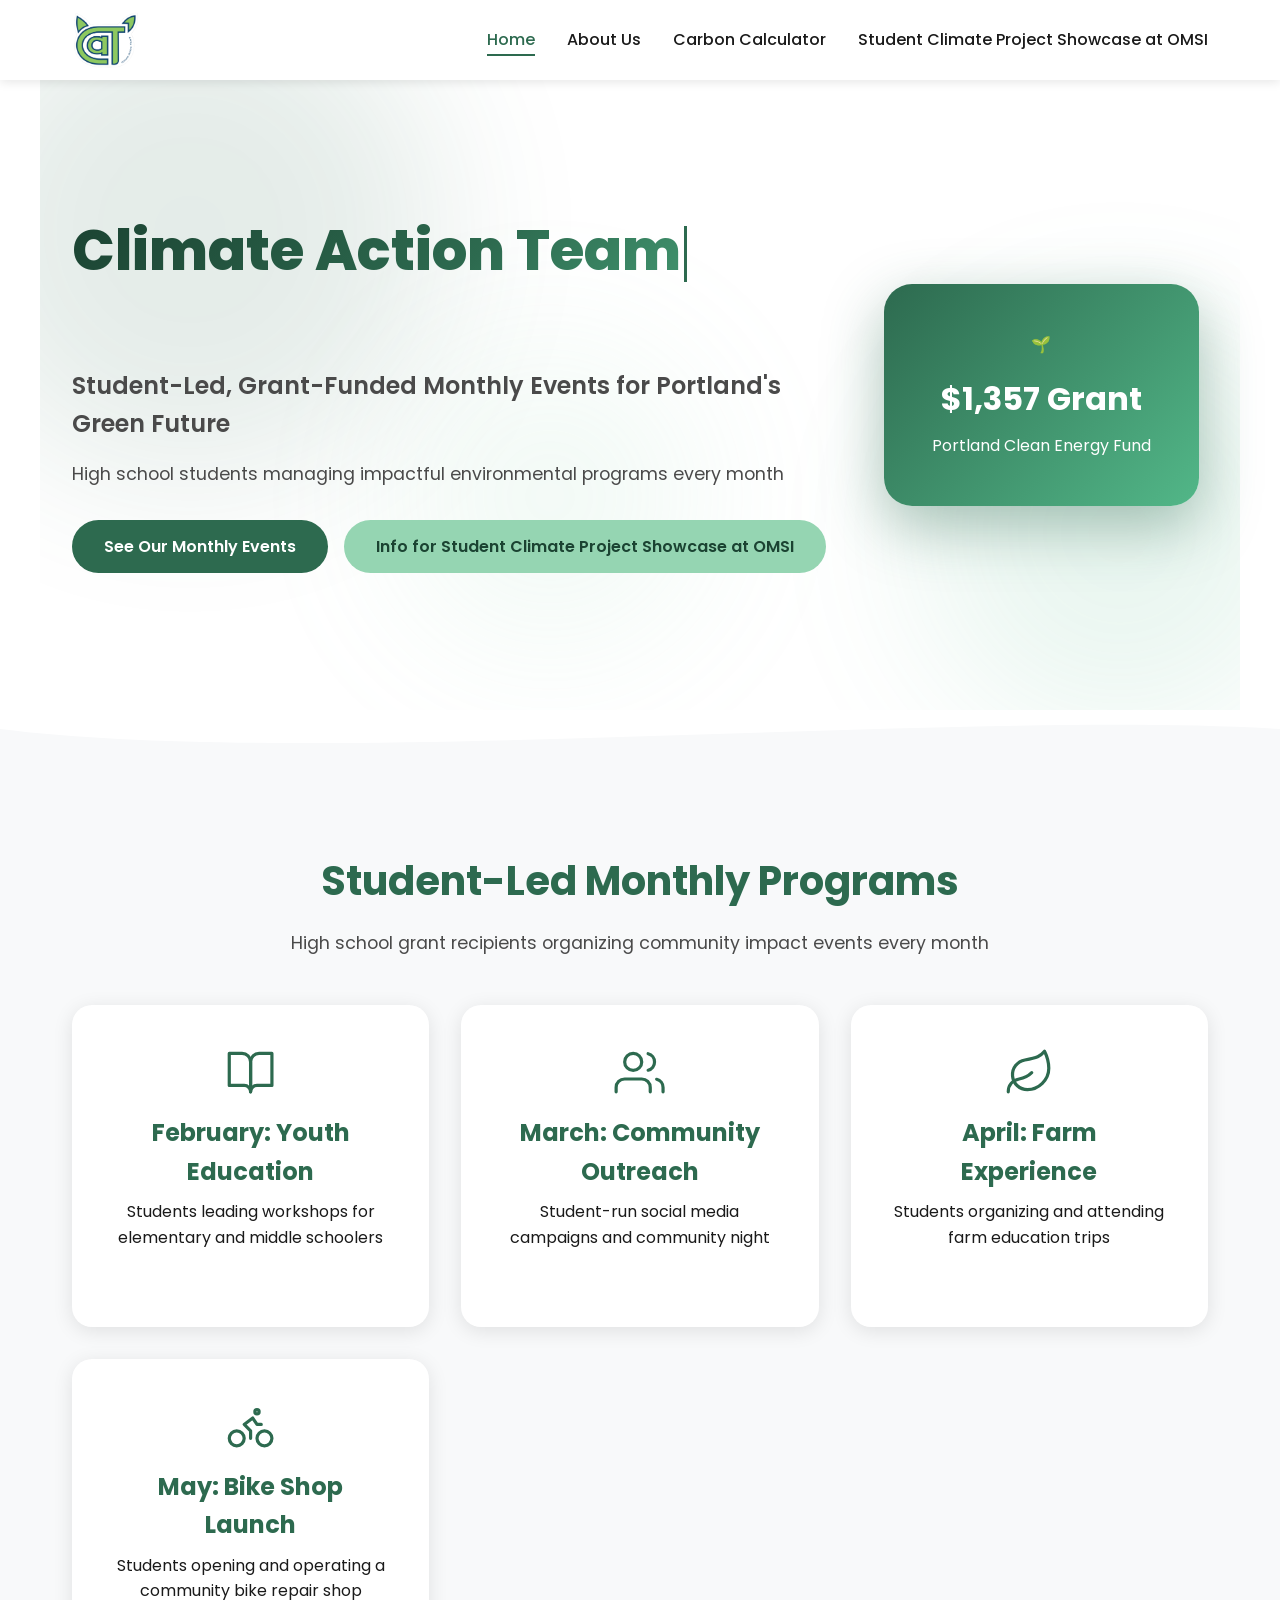
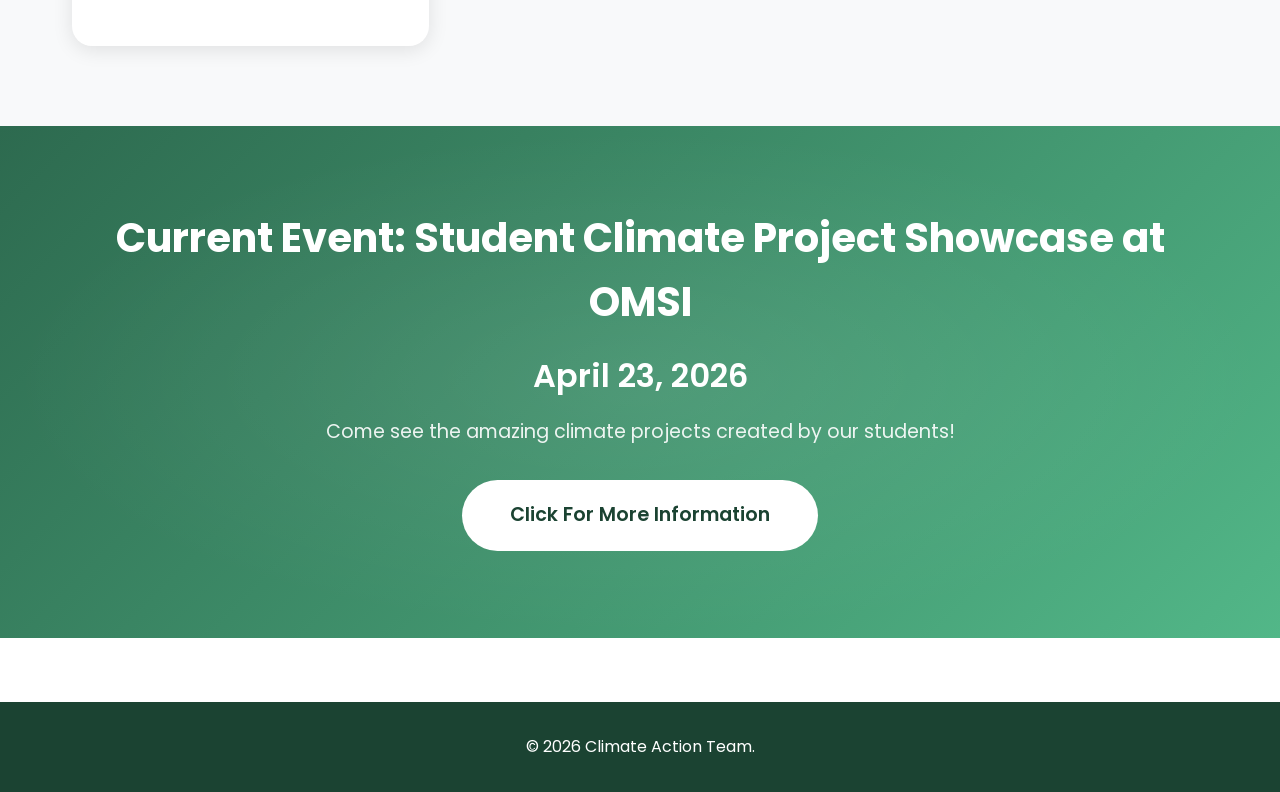
<file: index.html>
<!DOCTYPE html>
<html lang="en">
<head>
  <meta charset="UTF-8">
  <meta name="viewport" content="width=device-width, initial-scale=1.0">

  <!-- Primary SEO -->
  <title>Climate Action Team (CAT) | Official Website</title>
  <meta name="description" content="Climate Action Team (CAT) is a student-led group running grant-funded monthly programs and events to build a greener future in Portland, Oregon.">
  <link rel="canonical" href="https://cat.cateam.me/">

  <!-- Indexing -->
  <meta name="robots" content="index,follow">

  <!-- Open Graph -->
  <meta property="og:type" content="website">
  <meta property="og:site_name" content="Climate Action Team (CAT)">
  <meta property="og:title" content="Climate Action Team (CAT) | Official Website">
  <meta property="og:description" content="Student-led, grant-funded monthly programs and events to build a greener future in Portland, Oregon.">
  <meta property="og:url" content="https://cat.cateam.me/">
  <!-- Optional: add an image once you have a good social sharing image -->
  <meta property="og:image" content="https://cat.cateam.me/assets/images/og-image.png">
  <meta property="og:image:width" content="1200">
  <meta property="og:image:height" content="630">
  <meta property="og:image:alt" content="Climate Action Team (CAT) – Official Website">
  <meta name="twitter:image" content="https://cat.cateam.me/assets/images/og-image.png">

  <!-- Twitter -->
  <meta name="twitter:card" content="summary_large_image">
  <meta name="twitter:title" content="Climate Action Team (CAT) | Official Website">
  <meta name="twitter:description" content="Student-led, grant-funded monthly programs and events to build a greener future in Portland, Oregon.">

  <!-- Favicons / CSS -->
  <link rel="icon" type="image/svg+xml" href="assets/images/favicon.svg">
  <link rel="stylesheet" href="assets/css/styles.css">

  <!-- Schema.org: Organization + WebSite -->
  <script type="application/ld+json">
  {
    "@context": "https://schema.org",
    "@graph": [
      {
        "@type": "Organization",
        "@id": "https://cat.cateam.me/#organization",
        "name": "Climate Action Team",
        "alternateName": "CAT",
        "url": "https://cat.cateam.me/",
        "email": "info@cateam.tech",
        "sameAs": ["https://www.instagram.com/climateactionghs/"]
      },
      {
        "@type": "WebSite",
        "@id": "https://cat.cateam.me/#website",
        "url": "https://cat.cateam.me/",
        "name": "Climate Action Team (CAT)",
        "publisher": { "@id": "https://cat.cateam.me/#organization" }
      }
    ]
  }
  </script>
</head>
<body>
    <nav class="navbar">
        <div class="nav-container">
            <a href="index.html" class="logo">
                <img src="assets/images/Cat Logo.png" alt="Climate Action Team" class="logo-img">
            </a>
            <ul class="nav-menu" id="navMenu">
                <li><a href="index.html" class="active">Home</a></li>
                <li><a href="about.html">About Us</a></li>
                <li><a href="carbon-calculator.html">Carbon Calculator</a></li>
                <li><a href="signup.html">Student Climate Project Showcase at OMSI</a></li>
            </ul>
            <button class="hamburger" id="hamburger" aria-label="Open menu">
                <span></span>
                <span></span>
                <span></span>
            </button>
        </div>
    </nav>

    <!-- Side menu -->
    <div class="side-menu-overlay" id="sideMenuOverlay"></div>
    <div class="side-menu" id="sideMenu">
        <button class="side-menu-close" id="sideMenuClose" aria-label="Close menu">&times;</button>
        <ul class="side-menu-links">
            <li><a href="index.html" class="active">Home</a></li>
            <li><a href="about.html">About Us</a></li>
            <li><a href="carbon-calculator.html">Carbon Calculator</a></li>
            <li><a href="signup.html">Student Climate Project Showcase at OMSI</a></li>
        </ul>
    </div>

    <section class="hero">
        <!-- Animated background blobs contained to hero -->
        <div class="hero-bg">
            <div class="hero-blob hero-blob-1"></div>
            <div class="hero-blob hero-blob-2"></div>
            <div class="hero-blob hero-blob-3"></div>
        </div>
        <div class="hero-content">
            <h1 class="hero-title" id="heroTitle">Climate Action Team</h1>
            <p class="hero-subtitle">Student-Led, Grant-Funded Monthly Events for Portland's Green Future</p>
            <p class="hero-description">High school students managing impactful environmental programs every month</p>
            <div class="hero-buttons">
                <a href="about.html" class="btn btn-primary">See Our Monthly Events</a>
                <a href="signup.html" class="btn btn-secondary">Info for Student Climate Project Showcase at OMSI</a>
            </div>
        </div>
        <div class="hero-image">
            <a href="https://www.pps.net/departments/climate-justice/student-climate-projects" target="_blank" rel="noopener noreferrer" class="floating-card">
                <div class="card-icon">🌱</div>
                <h3 id="grantCounter">$10,000 Grant</h3>
                <p>Portland Clean Energy Fund</p>
            </a>
        </div>
    </section>

    <div class="section-wave">
        <svg xmlns="http://www.w3.org/2000/svg" viewBox="0 0 1440 60" preserveAspectRatio="none">
            <path fill="#f8f9fa" d="M0,20 C360,60 1080,0 1440,20 L1440,60 L0,60 Z"/>
        </svg>
    </div>

    <section class="highlights">
        <div class="container">
            <h2 class="reveal">Student-Led Monthly Programs</h2>
            <p class="section-subtitle reveal">High school grant recipients organizing community impact events every month</p>
            <div class="highlights-grid">
                <div class="highlight-card highlight-card--clickable" id="youthEducationCard" role="button" tabindex="0" aria-haspopup="dialog">
                    <div class="highlight-icon">
                        <svg xmlns="http://www.w3.org/2000/svg" viewBox="0 0 24 24" fill="none" stroke="currentColor" stroke-width="1.5" stroke-linecap="round" stroke-linejoin="round">
                            <path d="M2 3h6a4 4 0 0 1 4 4v14a3 3 0 0 0-3-3H2z"/>
                            <path d="M22 3h-6a4 4 0 0 0-4 4v14a3 3 0 0 1 3-3h7z"/>
                        </svg>
                    </div>
                    <h3>February: Youth Education</h3>
                    <p>Students leading workshops for elementary and middle schoolers</p>
                    <span class="learn-more-hint">Learn more →</span>
                </div>
                <div class="highlight-card highlight-card--clickable" id="communityOutreachCard" role="button" tabindex="0" aria-haspopup="dialog">
                    <div class="highlight-icon">
                        <svg xmlns="http://www.w3.org/2000/svg" viewBox="0 0 24 24" fill="none" stroke="currentColor" stroke-width="1.5" stroke-linecap="round" stroke-linejoin="round">
                            <path d="M17 21v-2a4 4 0 0 0-4-4H5a4 4 0 0 0-4 4v2"/>
                            <circle cx="9" cy="7" r="4"/>
                            <path d="M23 21v-2a4 4 0 0 0-3-3.87"/>
                            <path d="M16 3.13a4 4 0 0 1 0 7.75"/>
                        </svg>
                    </div>
                    <h3>March: Community Outreach</h3>
                    <p>Student-run social media campaigns and community night</p>
                    <span class="learn-more-hint">Learn more →</span>
                </div>
                <div class="highlight-card">
                    <div class="highlight-icon">
                        <svg xmlns="http://www.w3.org/2000/svg" viewBox="0 0 24 24" fill="none" stroke="currentColor" stroke-width="1.5" stroke-linecap="round" stroke-linejoin="round">
                            <path d="M11 20A7 7 0 0 1 9.8 6.1C15.5 5 17 4.48 19 2c1 2 2 4.18 2 8 0 5.5-4.78 10-10 10z"/>
                            <path d="M2 21c0-3 1.85-5.36 5.08-6C9.5 14.52 12 13 13 12"/>
                        </svg>
                    </div>
                    <h3>April: Farm Experience</h3>
                    <p>Students organizing and attending farm education trips</p>
                </div>
                <div class="highlight-card">
                    <div class="highlight-icon">
                        <svg xmlns="http://www.w3.org/2000/svg" viewBox="0 0 24 24" fill="none" stroke="currentColor" stroke-width="1.5" stroke-linecap="round" stroke-linejoin="round">
                            <circle cx="18.5" cy="17.5" r="3.5"/>
                            <circle cx="5.5" cy="17.5" r="3.5"/>
                            <circle cx="15" cy="5" r="1"/>
                            <path d="M12 17.5V14l-3-3 4-3 2 3h2"/>
                        </svg>
                    </div>
                    <h3>May: Bike Shop Launch</h3>
                    <p>Students opening and operating a community bike repair shop</p>
                </div>
            </div>
        </div>
    </section>

    <section class="cta-section">
        <div class="container">
            <h2>Current Event: Student Climate Project Showcase at OMSI</h2>
            <p class="cta-date">April 23, 2026</p>
            <p class="cta-description">Come see the amazing climate projects created by our students!</p>
            <a href="signup.html" class="btn btn-large">Click For More Information</a>
        </div>
    </section>

    <footer>
        <div class="container">
            <p>&copy; 2026 Climate Action Team.</p>
        </div>
    </footer>

    <!-- Youth Education Modal -->
    <div class="modal-overlay" id="youthEducationModal" role="dialog" aria-modal="true" aria-labelledby="modalTitle">
        <div class="modal">
            <div class="modal-header">
                <button class="modal-close" id="modalClose" aria-label="Close">&times;</button>
                <div class="modal-icon">
                    <svg xmlns="http://www.w3.org/2000/svg" viewBox="0 0 24 24" fill="none" stroke="currentColor" stroke-width="1.5" stroke-linecap="round" stroke-linejoin="round">
                        <path d="M2 3h6a4 4 0 0 1 4 4v14a3 3 0 0 0-3-3H2z"/>
                        <path d="M22 3h-6a4 4 0 0 0-4 4v14a3 3 0 0 1 3-3h7z"/>
                    </svg>
                </div>
                <h2 id="modalTitle">February: Youth Education</h2>
            </div>
            <div class="modal-body">
                <p>This branch of the CAT club's goal is to spread climate change awareness to the next generation of community members. We aim to inform and empower kids in middle and elementary schools in our area to make real change. Through the months of March to June, a small team of CAT students will travel to as many Grant feeder schools as possible. We will give an interactive presentation written by our students, for students. The CAT is reaching out as much as we can, but if you would like us to come to your school please let us know at <a href="mailto:pdavis3957@student.pps.net">pdavis3957@student.pps.net</a> or <a href="mailto:info@cateam.tech">info@cateam.tech</a></p>
            </div>
        </div>
    </div>
    <!-- Community Outreach Modal -->
    <div class="modal-overlay" id="communityOutreachModal" role="dialog" aria-modal="true" aria-labelledby="communityOutreachModalTitle">
        <div class="modal">
            <div class="modal-header">
                <button class="modal-close" id="communityOutreachModalClose" aria-label="Close">&times;</button>
                <div class="modal-icon">
                    <svg xmlns="http://www.w3.org/2000/svg" viewBox="0 0 24 24" fill="none" stroke="currentColor" stroke-width="1.5" stroke-linecap="round" stroke-linejoin="round">
                        <path d="M17 21v-2a4 4 0 0 0-4-4H5a4 4 0 0 0-4 4v2"/>
                        <circle cx="9" cy="7" r="4"/>
                        <path d="M23 21v-2a4 4 0 0 0-3-3.87"/>
                        <path d="M16 3.13a4 4 0 0 1 0 7.75"/>
                    </svg>
                </div>
                <h2 id="communityOutreachModalTitle">March: Community Outreach</h2>
            </div>
            <div class="modal-body">
                <p>This branch of the Climate Action Team focuses on the community night and website. We work under the hood, making sure signups and website interaction works smoothly. In addition, we help to make the Community Night enjoyable and informative!</p>
            </div>
        </div>
    </div>
    <script src="assets/js/script.js"></script>
</body>
</html>
</file>
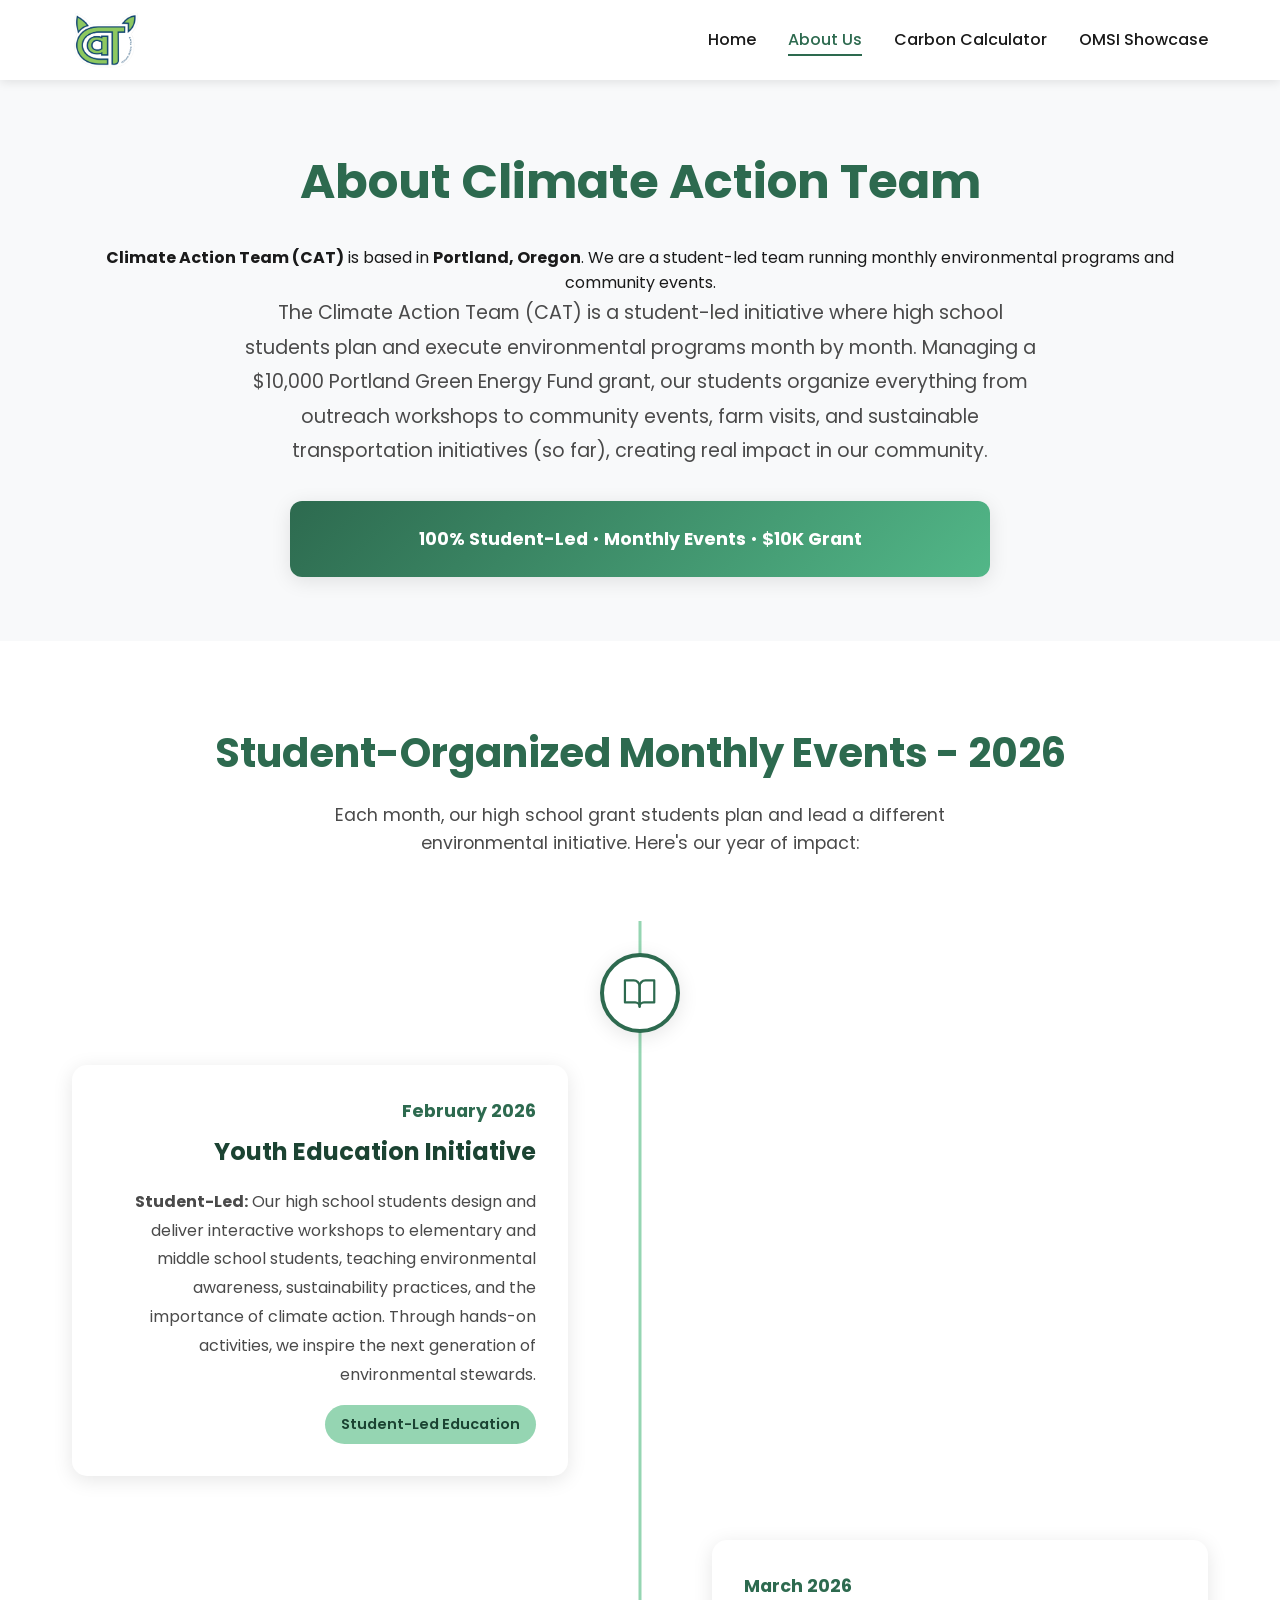
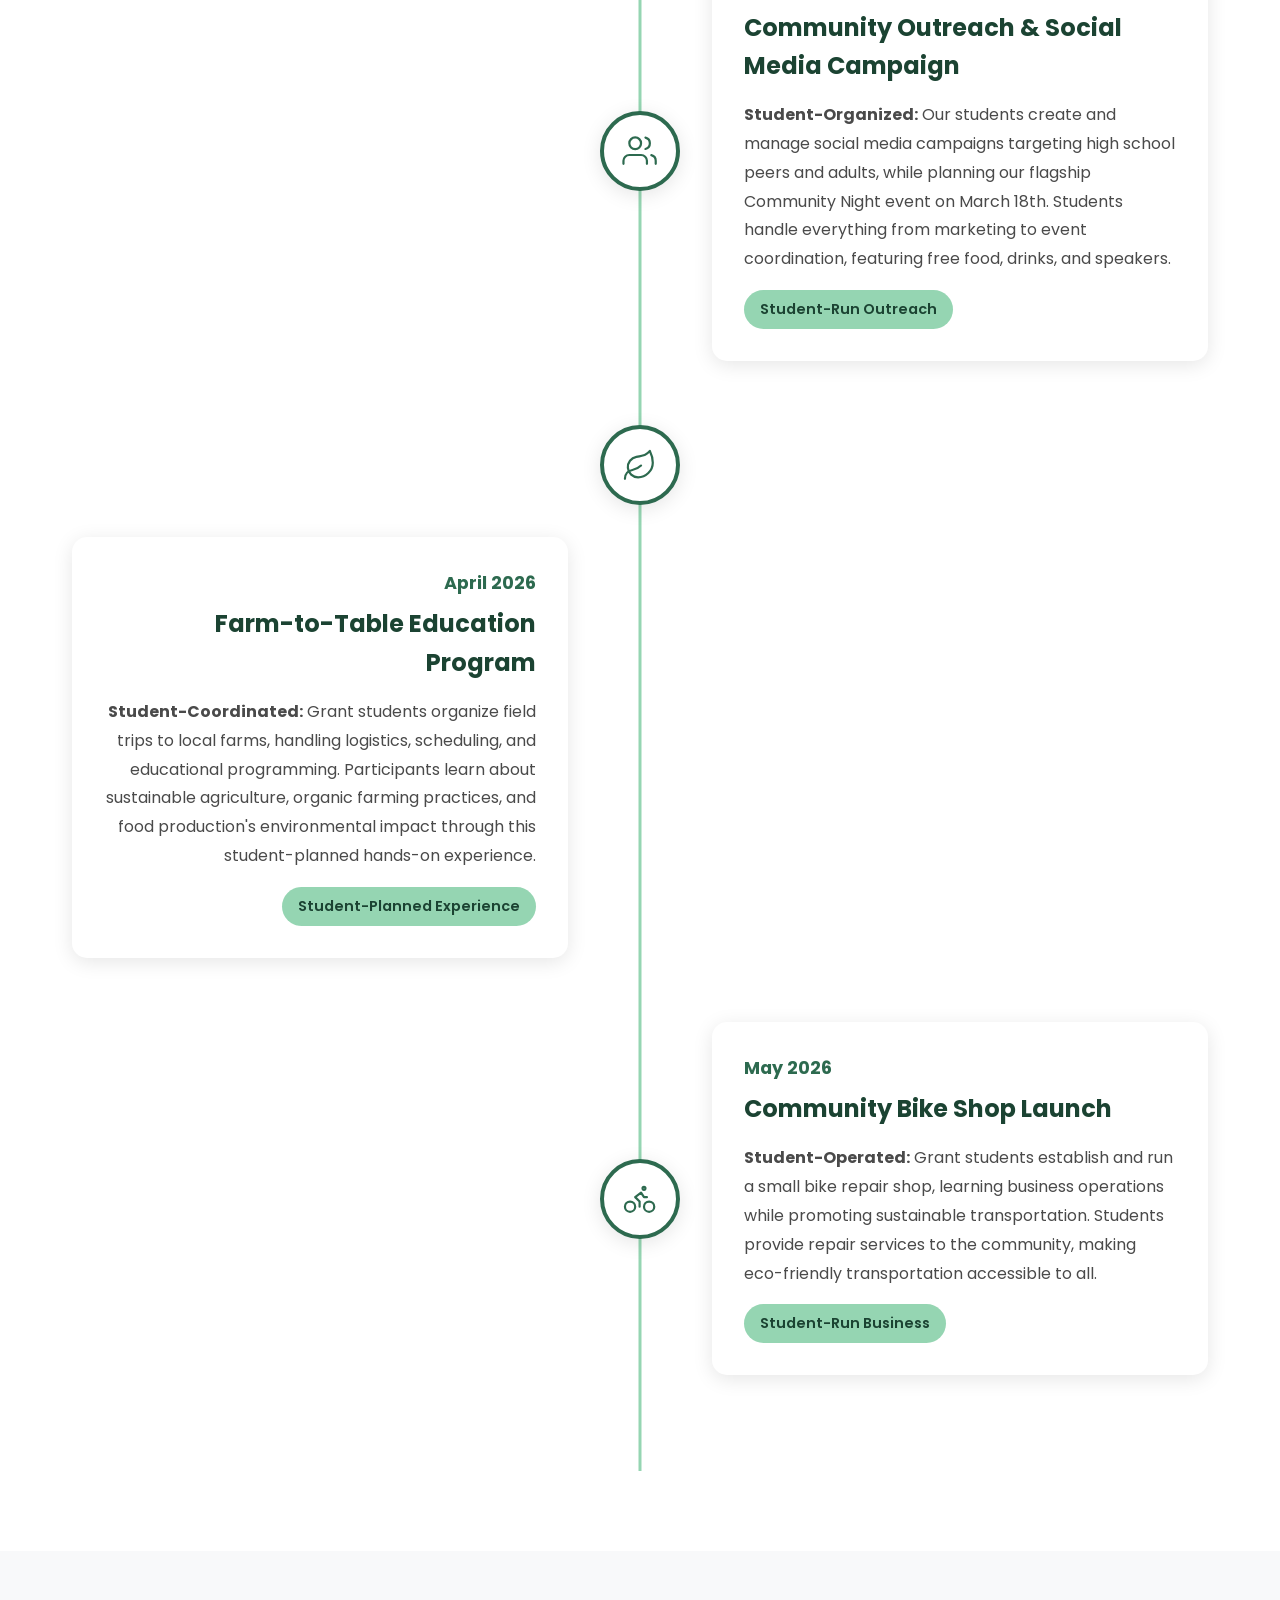
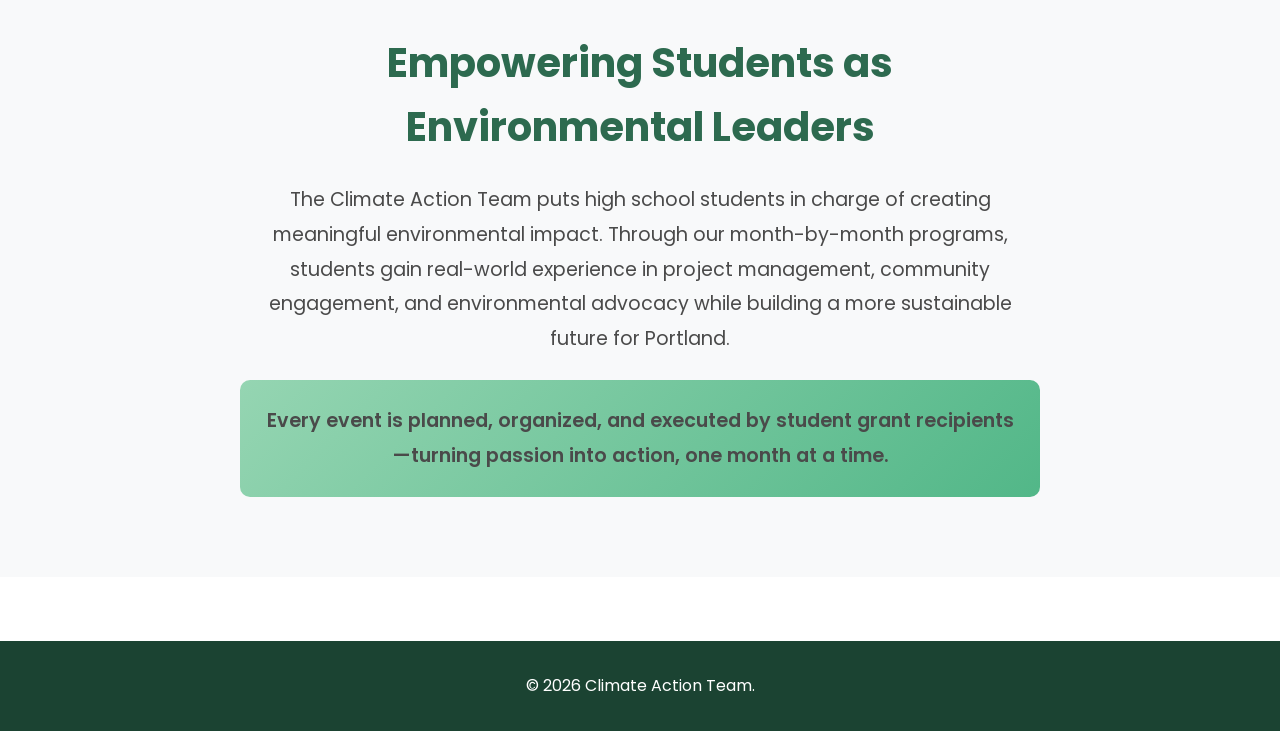
<file: about.html>
<!DOCTYPE html>
<html lang="en">
<head>
  <meta charset="UTF-8">
  <meta name="viewport" content="width=device-width, initial-scale=1.0">

  <title>About Climate Action Team (CAT)</title>
  <meta name="description" content="Learn about Climate Action Team (CAT), a student-led initiative running grant-funded monthly environmental programs and community events in Portland, Oregon.">
  <link rel="canonical" href="https://cat.cateam.me/about.html">

  <meta name="robots" content="index,follow">

  <meta property="og:type" content="article">
  <meta property="og:site_name" content="Climate Action Team (CAT)">
  <meta property="og:title" content="About Climate Action Team (CAT)">
  <meta property="og:description" content="Student-led, grant-funded monthly environmental programs and community events in Portland, Oregon.">
  <meta property="og:url" content="https://cat.cateam.me/about.html">

  <link rel="icon" type="image/svg+xml" href="assets/images/favicon.svg">
  <link rel="stylesheet" href="assets/css/styles.css">
</head>
<body>
    <nav class="navbar">
        <div class="nav-container">
            <a href="index.html" class="logo">
                <img src="assets/images/Cat Logo.png" alt="Climate Action Team" class="logo-img">
            </a>
            <ul class="nav-menu" id="navMenu">
                <li><a href="index.html">Home</a></li>
                <li><a href="about.html" class="active">About Us</a></li>
                <li><a href="carbon-calculator.html">Carbon Calculator</a></li>
                <li><a href="signup.html">OMSI Showcase</a></li>
            </ul>
            <button class="hamburger" id="hamburger" aria-label="Open menu">
                <span></span>
                <span></span>
                <span></span>
            </button>
        </div>
    </nav>

    <!-- Side menu -->
    <div class="side-menu-overlay" id="sideMenuOverlay"></div>
    <div class="side-menu" id="sideMenu">
        <button class="side-menu-close" id="sideMenuClose" aria-label="Close menu">&times;</button>
        <ul class="side-menu-links">
            <li><a href="index.html">Home</a></li>
            <li><a href="about.html" class="active">About Us</a></li>
            <li><a href="carbon-calculator.html">Carbon Calculator</a></li>
            <li><a href="signup.html">OMSI Showcase</a></li>
        </ul>
    </div>

    <section class="about-hero">
        <div class="container">
            <h1>About Climate Action Team</h1>
            <p><strong>Climate Action Team (CAT)</strong> is based in <strong>Portland, Oregon</strong>. We are a student-led team running monthly environmental programs and community events.</p>
            <p class="about-intro">The Climate Action Team (CAT) is a student-led initiative where high school students plan and execute environmental programs month by month. Managing a $10,000 Portland Green Energy Fund grant, our students organize everything from outreach workshops to community events, farm visits, and sustainable transportation initiatives (so far), creating real impact in our community.</p>
            <div class="student-led-badge">
                <strong> 100% Student-Led</strong> • <strong>Monthly Events</strong> • <strong> $10K Grant</strong>
            </div>
        </div>
    </section>

    <section class="timeline-section">
        <div class="container">
            <h2>Student-Organized Monthly Events - 2026</h2>
            <p class="timeline-intro">Each month, our high school grant students plan and lead a different environmental initiative. Here's our year of impact:</p>
            <div class="timeline">
                <div class="timeline-item" data-month="february">
                    <div class="timeline-marker">
                        <div class="timeline-icon">
                            <svg xmlns="http://www.w3.org/2000/svg" viewBox="0 0 24 24" fill="none" stroke="currentColor" stroke-width="1.5" stroke-linecap="round" stroke-linejoin="round">
                                <path d="M2 3h6a4 4 0 0 1 4 4v14a3 3 0 0 0-3-3H2z"/>
                                <path d="M22 3h-6a4 4 0 0 0-4 4v14a3 3 0 0 1 3-3h7z"/>
                            </svg>
                        </div>
                    </div>
                    <div class="timeline-content">
                        <div class="timeline-date">February 2026</div>
                        <h3>Youth Education Initiative</h3>
                        <p><strong>Student-Led:</strong> Our high school students design and deliver interactive workshops to elementary and middle school students, teaching environmental awareness, sustainability practices, and the importance of climate action. Through hands-on activities, we inspire the next generation of environmental stewards.</p>
                        <div class="timeline-tag">Student-Led Education</div>
                    </div>
                </div>

                <div class="timeline-item" data-month="march">
                    <div class="timeline-marker">
                        <div class="timeline-icon">
                            <svg xmlns="http://www.w3.org/2000/svg" viewBox="0 0 24 24" fill="none" stroke="currentColor" stroke-width="1.5" stroke-linecap="round" stroke-linejoin="round">
                                <path d="M17 21v-2a4 4 0 0 0-4-4H5a4 4 0 0 0-4 4v2"/>
                                <circle cx="9" cy="7" r="4"/>
                                <path d="M23 21v-2a4 4 0 0 0-3-3.87"/>
                                <path d="M16 3.13a4 4 0 0 1 0 7.75"/>
                            </svg>
                        </div>
                    </div>
                    <div class="timeline-content">
                        <div class="timeline-date">March 2026</div>
                        <h3>Community Outreach & Social Media Campaign</h3>
                        <p><strong>Student-Organized:</strong> Our students create and manage social media campaigns targeting high school peers and adults, while planning our flagship Community Night event on March 18th. Students handle everything from marketing to event coordination, featuring free food, drinks, and speakers.</p>
                        <div class="timeline-tag">Student-Run Outreach</div>
                    </div>
                </div>

                <div class="timeline-item" data-month="april">
                    <div class="timeline-marker">
                        <div class="timeline-icon">
                            <svg xmlns="http://www.w3.org/2000/svg" viewBox="0 0 24 24" fill="none" stroke="currentColor" stroke-width="1.5" stroke-linecap="round" stroke-linejoin="round">
                                <path d="M11 20A7 7 0 0 1 9.8 6.1C15.5 5 17 4.48 19 2c1 2 2 4.18 2 8 0 5.5-4.78 10-10 10z"/>
                                <path d="M2 21c0-3 1.85-5.36 5.08-6C9.5 14.52 12 13 13 12"/>
                            </svg>
                        </div>
                    </div>
                    <div class="timeline-content">
                        <div class="timeline-date">April 2026</div>
                        <h3>Farm-to-Table Education Program</h3>
                        <p><strong>Student-Coordinated:</strong> Grant students organize field trips to local farms, handling logistics, scheduling, and educational programming. Participants learn about sustainable agriculture, organic farming practices, and food production's environmental impact through this student-planned hands-on experience.</p>
                        <div class="timeline-tag">Student-Planned Experience</div>
                    </div>
                </div>

                <div class="timeline-item" data-month="may">
                    <div class="timeline-marker">
                        <div class="timeline-icon">
                            <svg xmlns="http://www.w3.org/2000/svg" viewBox="0 0 24 24" fill="none" stroke="currentColor" stroke-width="1.5" stroke-linecap="round" stroke-linejoin="round">
                                <circle cx="18.5" cy="17.5" r="3.5"/>
                                <circle cx="5.5" cy="17.5" r="3.5"/>
                                <circle cx="15" cy="5" r="1"/>
                                <path d="M12 17.5V14l-3-3 4-3 2 3h2"/>
                            </svg>
                        </div>
                    </div>
                    <div class="timeline-content">
                        <div class="timeline-date">May 2026</div>
                        <h3>Community Bike Shop Launch</h3>
                        <p><strong>Student-Operated:</strong> Grant students establish and run a small bike repair shop, learning business operations while promoting sustainable transportation. Students provide repair services to the community, making eco-friendly transportation accessible to all.</p>
                        <div class="timeline-tag">Student-Run Business</div>
                    </div>
                </div>
            </div>
        </div>
    </section>

    <section class="mission-section">
        <div class="container">
            <div class="mission-content">
                <h2>Empowering Students as Environmental Leaders</h2>
                <p>The Climate Action Team puts high school students in charge of creating meaningful environmental impact. Through our month-by-month programs, students gain real-world experience in project management, community engagement, and environmental advocacy while building a more sustainable future for Portland.</p>
                <p class="mission-highlight">Every event is planned, organized, and executed by student grant recipients—turning passion into action, one month at a time.</p>
            </div>
        </div>
    </section>

    <footer>
        <div class="container">
            <p>&copy; 2026 Climate Action Team.</p>
        </div>
    </footer>

    <script src="assets/js/script.js"></script>
</body>
</html>
</file>
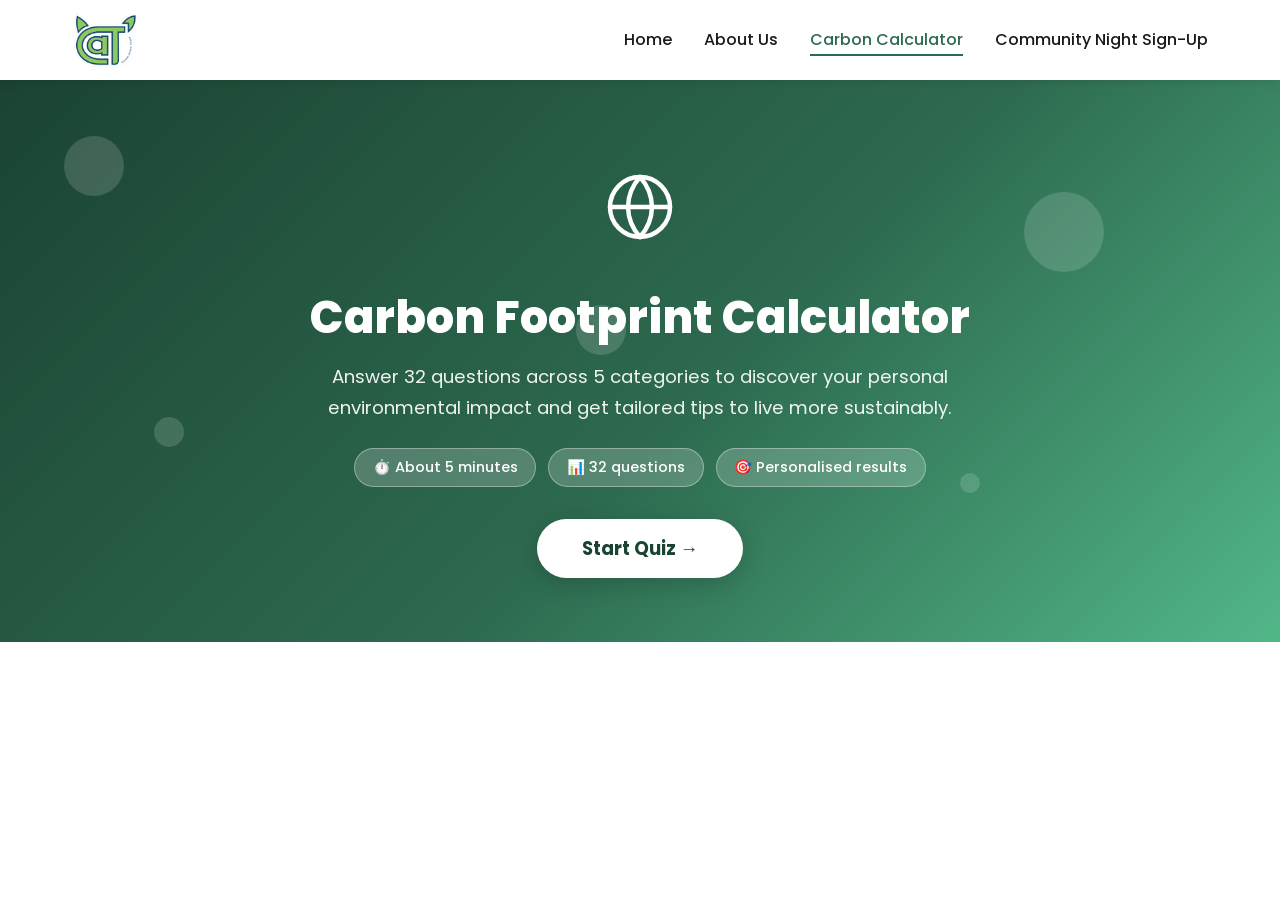
<file: carbon-calculator.html>
<!DOCTYPE html>
<html lang="en">
<head>
    <meta charset="UTF-8">
    <meta name="viewport" content="width=device-width, initial-scale=1.0">
    <title>Carbon Footprint Calculator - CAT</title>
    <link rel="icon" type="image/svg+xml" href="assets/images/favicon.svg">
    <link rel="stylesheet" href="assets/css/styles.css">
</head>
<body>
    <nav class="navbar">
        <div class="nav-container">
            <a href="index.html" class="logo">
                <img src="assets/images/Cat Logo.png" alt="Climate Action Team" class="logo-img">
            </a>
            <ul class="nav-menu" id="navMenu">
                <li><a href="index.html">Home</a></li>
                <li><a href="about.html">About Us</a></li>
                <li><a href="carbon-calculator.html" class="active">Carbon Calculator</a></li>
                <li><a href="signup.html">Community Night Sign-Up</a></li>
            </ul>
            <button class="hamburger" id="hamburger" aria-label="Open menu">
                <span></span>
                <span></span>
                <span></span>
            </button>
        </div>
    </nav>

    <!-- Side menu -->
    <div class="side-menu-overlay" id="sideMenuOverlay"></div>
    <div class="side-menu" id="sideMenu">
        <button class="side-menu-close" id="sideMenuClose" aria-label="Close menu">&times;</button>
        <ul class="side-menu-links">
            <li><a href="index.html">Home</a></li>
            <li><a href="about.html">About Us</a></li>
            <li><a href="carbon-calculator.html" class="active">Carbon Calculator</a></li>
            <li><a href="signup.html">Community Night Sign-Up</a></li>
        </ul>
    </div>

    <!-- Hero splash shown before quiz starts -->
    <section class="calc-hero" id="calcHero">
        <div class="calc-particles">
            <span class="particle p1"></span>
            <span class="particle p2"></span>
            <span class="particle p3"></span>
            <span class="particle p4"></span>
            <span class="particle p5"></span>
            <span class="particle p6"></span>
        </div>
        <div class="container">
            <div class="calc-hero-inner">
                <div class="calc-earth-icon">
                    <svg xmlns="http://www.w3.org/2000/svg" viewBox="0 0 24 24" fill="none" stroke="white" stroke-width="1.5" stroke-linecap="round" stroke-linejoin="round">
                        <circle cx="12" cy="12" r="10"/>
                        <line x1="2" y1="12" x2="22" y2="12"/>
                        <path d="M12 2a15.3 15.3 0 0 1 4 10 15.3 15.3 0 0 1-4 10 15.3 15.3 0 0 1-4-10 15.3 15.3 0 0 1 4-10z"/>
                    </svg>
                </div>
                <h1>Carbon Footprint Calculator</h1>
                <p>Answer 32 questions across 5 categories to discover your personal environmental impact and get tailored tips to live more sustainably.</p>
                <div class="calc-hero-badges">
                    <span class="hero-badge">⏱️ About 5 minutes</span>
                    <span class="hero-badge">📊 32 questions</span>
                    <span class="hero-badge">🎯 Personalised results</span>
                </div>
                <button class="btn btn-hero" id="startQuizBtn">Start Quiz →</button>
            </div>
        </div>
    </section>

    <!-- One-question-at-a-time quiz shell (hidden until Start is clicked) -->
    <section class="quiz-shell" id="quizShell" style="display:none">
        <div class="quiz-wrap">

            <!-- Top bar: category pills + live counter -->
            <div class="quiz-topbar">
                <div class="quiz-cats" id="quizCats">
                    <div class="cat-pill active" data-cat="transport"><span><svg xmlns="http://www.w3.org/2000/svg" viewBox="0 0 24 24" fill="none" stroke="currentColor" stroke-width="2" stroke-linecap="round" stroke-linejoin="round" style="width:1em;height:1em;vertical-align:middle"><rect x="1" y="3" width="15" height="13" rx="2"/><polygon points="16 8 20 8 23 11 23 16 16 16 16 8"/><circle cx="5.5" cy="18.5" r="2.5"/><circle cx="18.5" cy="18.5" r="2.5"/></svg></span><span class="cat-pill-label">Transport</span></div>
                    <div class="cat-pill" data-cat="home"><span><svg xmlns="http://www.w3.org/2000/svg" viewBox="0 0 24 24" fill="none" stroke="currentColor" stroke-width="2" stroke-linecap="round" stroke-linejoin="round" style="width:1em;height:1em;vertical-align:middle"><path d="M3 9l9-7 9 7v11a2 2 0 0 1-2 2H5a2 2 0 0 1-2-2z"/><polyline points="9 22 9 12 15 12 15 22"/></svg></span><span class="cat-pill-label">Home</span></div>
                    <div class="cat-pill" data-cat="food"><span><svg xmlns="http://www.w3.org/2000/svg" viewBox="0 0 24 24" fill="none" stroke="currentColor" stroke-width="2" stroke-linecap="round" stroke-linejoin="round" style="width:1em;height:1em;vertical-align:middle"><path d="M3 2v7c0 1.1.9 2 2 2h4a2 2 0 0 0 2-2V2"/><path d="M7 2v20"/><path d="M21 15V2v0a5 5 0 0 0-5 5v6c0 1.1.9 2 2 2h3zm0 0v7"/></svg></span><span class="cat-pill-label">Food</span></div>
                    <div class="cat-pill" data-cat="waste"><span><svg xmlns="http://www.w3.org/2000/svg" viewBox="0 0 24 24" fill="none" stroke="currentColor" stroke-width="2" stroke-linecap="round" stroke-linejoin="round" style="width:1em;height:1em;vertical-align:middle"><polyline points="1 4 1 10 7 10"/><path d="M3.51 15a9 9 0 1 0 .49-3.8"/></svg></span><span class="cat-pill-label">Waste</span></div>
                    <div class="cat-pill" data-cat="lifestyle"><span><svg xmlns="http://www.w3.org/2000/svg" viewBox="0 0 24 24" fill="none" stroke="currentColor" stroke-width="2" stroke-linecap="round" stroke-linejoin="round" style="width:1em;height:1em;vertical-align:middle"><path d="M6 2L3 6v14a2 2 0 0 0 2 2h14a2 2 0 0 0 2-2V6l-3-4z"/><line x1="3" y1="6" x2="21" y2="6"/><path d="M16 10a4 4 0 0 1-8 0"/></svg></span><span class="cat-pill-label">Lifestyle</span></div>
                </div>
                <div class="live-counter" id="liveCounter" style="opacity:0">
                    <div class="live-counter-label">Est. footprint</div>
                    <div class="live-counter-value"><span id="liveVal">–</span><span class="live-unit"> t CO₂/yr</span></div>
                </div>
            </div>

            <!-- Slim progress bar -->
            <div class="quiz-prog-track">
                <div class="quiz-prog-fill" id="quizProgFill" style="width:3%"></div>
            </div>

            <!-- Step label -->
            <div class="quiz-step-row">
                <span class="quiz-step-label" id="quizStepLabel">1 / 32</span>
            </div>

            <!-- Dynamic question area -->
            <div class="question-area" id="questionArea"></div>

            <!-- Back button -->
            <div class="quiz-back-row">
                <button class="btn-quiz-back" id="quizBackBtn" style="visibility:hidden">← Back</button>
            </div>

        </div>
    </section>

    <!-- Results section (hidden until quiz is complete) -->
    <section class="results-shell" id="resultsShell" style="display:none">
        <div class="container">
            <div class="results-container">

                <div class="results-header">
                    <div class="result-earth" id="resultEarth"><svg xmlns="http://www.w3.org/2000/svg" viewBox="0 0 24 24" fill="none" stroke="currentColor" stroke-width="1.5" stroke-linecap="round" stroke-linejoin="round" style="width:4.5rem;height:4.5rem;color:var(--primary-color)"><circle cx="12" cy="12" r="10"/><line x1="2" y1="12" x2="22" y2="12"/><path d="M12 2a15.3 15.3 0 0 1 4 10 15.3 15.3 0 0 1-4 10 15.3 15.3 0 0 1-4-10 15.3 15.3 0 0 1 4-10z"/></svg></div>
                    <h2>Your Carbon Footprint</h2>
                    <h5>Scroll Down To See Personalized Recommendations</h5>
                    <div class="result-total-wrap">
                        <div class="result-total-number" id="totalFootprint">0</div>
                        <div class="result-total-unit">metric tons CO₂ / year</div>
                    </div>
                    <div class="result-rating-badge" id="resultRating"></div>
                </div>

                <!-- Visual gauge -->
                <div class="comparison-section">
                    <h3>How You Compare</h3>
                    <div class="comparison-gauge">
                        <div class="gauge-scale-labels">
                            <span>0</span><span>5</span><span>10</span><span>15</span><span>20+</span>
                        </div>
                        <div class="gauge-track">
                            <div class="gauge-zone green"  style="width:10%"></div>
                            <div class="gauge-zone yellow" style="width:15%"></div>
                            <div class="gauge-zone orange" style="width:25%"></div>
                            <div class="gauge-zone red"    style="width:50%"></div>
                            <div class="gauge-marker" id="gaugeMarker" style="left:0%">
                                <div class="gauge-arrow">▼</div>
                                <div class="gauge-marker-label">You</div>
                            </div>
                        </div>
                        <div class="gauge-legend">
                            <span class="legend-item green">🎯 Target: 2t</span>
                            <span class="legend-item blue">🌎 World avg: 4t</span>
                            <span class="legend-item orange">🇺🇸 US avg: 16t</span>
                        </div>
                    </div>
                </div>

                <!-- Comparison cards -->
                <div class="comparison-cards-grid">
                    <div class="comparison-card">
                        <div class="comp-icon">🎯</div>
                        <div class="comp-label">Target Goal</div>
                        <div class="comp-value">2.0 <span>tons</span></div>
                    </div>
                    <div class="comparison-card">
                        <div class="comp-icon">🌎</div>
                        <div class="comp-label">World Average</div>
                        <div class="comp-value">4.0 <span>tons</span></div>
                    </div>
                    <div class="comparison-card highlight-card-result">
                        <div class="comp-icon">👤</div>
                        <div class="comp-label">Your Footprint</div>
                        <div class="comp-value" id="userCompValue">– <span>tons</span></div>
                    </div>
                    <div class="comparison-card">
                        <div class="comp-icon">🇺🇸</div>
                        <div class="comp-label">US Average</div>
                        <div class="comp-value">16.0 <span>tons</span></div>
                    </div>
                </div>

                <!-- Breakdown bars -->
                <div class="breakdown-section">
                    <h3>Emissions Breakdown</h3>
                    <div class="breakdown-grid">
                        <div class="breakdown-item">
                            <div class="breakdown-label">Transportation</div>
                            <div class="breakdown-bar-wrap">
                                <div class="breakdown-bar-bg">
                                    <div class="breakdown-bar-fill" id="transportBar" style="width:0%"></div>
                                </div>
                                <div class="breakdown-value" id="transportValue">0</div>
                            </div>
                        </div>
                        <div class="breakdown-item">
                            <div class="breakdown-label">Home Energy</div>
                            <div class="breakdown-bar-wrap">
                                <div class="breakdown-bar-bg">
                                    <div class="breakdown-bar-fill" id="homeBar" style="width:0%"></div>
                                </div>
                                <div class="breakdown-value" id="homeValue">0</div>
                            </div>
                        </div>
                        <div class="breakdown-item">
                            <div class="breakdown-label">Food &amp; Diet</div>
                            <div class="breakdown-bar-wrap">
                                <div class="breakdown-bar-bg">
                                    <div class="breakdown-bar-fill" id="foodBar" style="width:0%"></div>
                                </div>
                                <div class="breakdown-value" id="foodValue">0</div>
                            </div>
                        </div>
                        <div class="breakdown-item">
                            <div class="breakdown-label">Lifestyle</div>
                            <div class="breakdown-bar-wrap">
                                <div class="breakdown-bar-bg">
                                    <div class="breakdown-bar-fill" id="consumptionBar" style="width:0%"></div>
                                </div>
                                <div class="breakdown-value" id="consumptionValue">0</div>
                            </div>
                        </div>
                    </div>
                </div>

                <!-- Tips -->
                <div class="tips-section">
                    <h3>Personalised Ways to Reduce Your Impact</h3>
                    <div id="tipsContainer" class="tips-grid"></div>
                </div>

                <!-- CO2 Cloud -->
                <div class="co2-cloud-section">
                    <h3>🌫️ Portland's Current CO₂ Levels</h3>
                    <p>Want to see real-time CO₂ measurements in Portland? Check out this live monitoring tool:</p>
                    <a href="https://cateam.me/CO2-Cloud/" target="_blank" rel="noopener noreferrer" class="btn btn-primary">
                        View Portland CO₂ Levels →
                    </a>
                </div>

                <div class="results-footer">
                    <button id="retakeButton" class="btn btn-secondary">← Retake Calculator</button>
                </div>

            </div>
        </div>
    </section>
    <script src="assets/js/script.js"></script>
    <script src="assets/js/carbon-calculator.js"></script>
</body>
</html>
</file>
<file: assets/css/styles.css>
@import url('https://fonts.googleapis.com/css2?family=Poppins:ital,wght@0,300;0,400;0,500;0,600;0,700;0,800;1,400&display=swap');

* {
    margin: 0;
    padding: 0;
    box-sizing: border-box;
}

:root {
    --primary-color: #2d6a4f;
    --primary-dark: #1b4332;
    --primary-light: #40916c;
    --secondary-color: #52b788;
    --accent-color: #95d5b2;
    --text-dark: #1a1a1a;
    --text-light: #4a4a4a;
    --background: #ffffff;
    --background-light: #f8f9fa;
    --border-color: #e0e0e0;
    --shadow: rgba(0, 0, 0, 0.1);
}

html {
    overflow-x: hidden;
}

body {
    font-family: 'Poppins', -apple-system, BlinkMacSystemFont, 'Segoe UI', Roboto, 'Helvetica Neue', Arial, sans-serif;
    color: var(--text-dark);
    line-height: 1.6;
    background: var(--background);
    overflow-x: hidden;
}

/* Navigation */
.navbar {
    background: var(--background);
    box-shadow: 0 2px 10px var(--shadow);
    position: sticky;
    top: 0;
    z-index: 1000;
    transition: box-shadow 0.3s;
}

.navbar.scrolled {
    box-shadow: 0 4px 20px rgba(45, 106, 79, 0.15);
}

.nav-container {
    max-width: 1200px;
    margin: 0 auto;
    padding: 0.75rem 2rem;
    display: flex;
    justify-content: space-between;
    align-items: center;
}

.logo {
    display: flex;
    align-items: center;
    text-decoration: none;
}

.logo-img {
    height: 56px;
    width: auto;
    display: block;
    transform-origin: 50% 65%;
    animation: catWiggle 1.5s ease-in-out;
}

@keyframes catWiggle {
    0%   { transform: rotate(0deg); }
    45%  { transform: rotate(-18deg); }
    100% { transform: rotate(0deg); }
}

.logo h1 {
    display: none;
}

.logo-subtitle {
    display: none;
}

.nav-menu {
    display: flex;
    list-style: none;
    gap: 2rem;
}

.nav-menu a {
    text-decoration: none;
    color: var(--text-dark);
    font-weight: 500;
    transition: color 0.3s;
    position: relative;
}

.nav-menu a::after {
    content: '';
    position: absolute;
    bottom: -5px;
    left: 0;
    width: 0;
    height: 2px;
    background: var(--primary-color);
    transition: width 0.3s;
}

.nav-menu a:hover::after,
.nav-menu a.active::after {
    width: 100%;
}

.nav-menu a.active {
    color: var(--primary-color);
}

/* Hero Section */
.hero {
    max-width: 1200px;
    margin: 0 auto;
    padding: 4rem 2rem;
    display: grid;
    grid-template-columns: 1fr 1fr;
    gap: 3rem;
    align-items: center;
    min-height: 70vh;
    position: relative;
}

.hero-content {
    animation: fadeInUp 0.8s ease-out;
    position: relative;
    z-index: 1;
}

.hero-title {
    font-size: 3.5rem;
    background: linear-gradient(135deg, var(--primary-dark) 0%, var(--primary-color) 50%, var(--secondary-color) 100%);
    -webkit-background-clip: text;
    -webkit-text-fill-color: transparent;
    background-clip: text;
    margin-bottom: 1rem;
    font-weight: 800;
    line-height: 1.2;
    min-height: calc(3.5rem * 1.2 * 2); /* always reserve 2 lines to prevent layout shift during typewriter */
}

.hero-subtitle {
    font-size: 1.5rem;
    color: var(--text-light);
    margin-bottom: 1rem;
    font-weight: 600;
}

.hero-description {
    font-size: 1.1rem;
    color: var(--text-light);
    margin-bottom: 2rem;
}

.hero-buttons {
    display: flex;
    gap: 1rem;
}

.btn {
    padding: 0.875rem 2rem;
    text-decoration: none;
    border-radius: 50px;
    font-weight: 600;
    transition: all 0.3s;
    display: inline-block;
    border: none;
    cursor: pointer;
    font-size: 1rem;
    position: relative;
    overflow: hidden;
    font-family: 'Poppins', sans-serif;
    white-space: nowrap;
}

.btn::after {
    content: '';
    position: absolute;
    top: 0;
    left: -100%;
    width: 60%;
    height: 100%;
    background: linear-gradient(90deg, transparent, rgba(255,255,255,0.25), transparent);
    transition: left 0.5s;
}

.btn:hover::after {
    left: 150%;
}

.btn-primary {
    background: var(--primary-color);
    color: white;
}

.btn-primary:hover {
    background: var(--primary-dark);
    transform: translateY(-2px);
    box-shadow: 0 4px 12px var(--shadow);
}

.btn-secondary {
    background: var(--accent-color);
    color: var(--primary-dark);
}

.btn-secondary:hover {
    background: var(--secondary-color);
    transform: translateY(-2px);
}

.btn-large {
    padding: 1.25rem 3rem;
    font-size: 1.2rem;
}

.cta-section .btn-large {
    background: white;
    color: var(--primary-dark);
}

.cta-section .btn-large:hover {
    background: var(--accent-color);
    transform: translateY(-3px);
    box-shadow: 0 8px 28px rgba(0, 0, 0, 0.2);
}

.hero-image {
    display: flex;
    justify-content: center;
    align-items: center;
    animation: fadeInRight 0.8s ease-out;
    position: relative;
    z-index: 1;
}

.floating-card {
    background: linear-gradient(135deg, var(--primary-color), var(--secondary-color));
    padding: 3rem;
    border-radius: 28px;
    text-align: center;
    color: white;
    box-shadow: 0 20px 60px rgba(45, 106, 79, 0.4);
    animation: float 3s ease-in-out infinite;
    display: block;
    text-decoration: none;
    cursor: pointer;
}

.card-icon {
    margin-bottom: 1rem;
    display: flex;
    justify-content: center;
    align-items: center;
}

.card-icon svg {
    width: 3.5rem;
    height: 3.5rem;
    color: white;
    stroke: white;
}

.floating-card h3 {
    font-size: 2rem;
    margin-bottom: 0.5rem;
}

@keyframes float {
    0%, 100% { transform: translateY(0); }
    50% { transform: translateY(-20px); }
}

@keyframes fadeInUp {
    from {
        opacity: 0;
        transform: translateY(30px);
    }
    to {
        opacity: 1;
        transform: translateY(0);
    }
}

@keyframes fadeInRight {
    from {
        opacity: 0;
        transform: translateX(30px);
    }
    to {
        opacity: 1;
        transform: translateX(0);
    }
}

/* Animated hero background blobs */
.hero-bg {
    position: absolute;
    top: 0;
    left: 0;
    width: 100%;
    height: 100%;
    pointer-events: none;
    z-index: 0;
    overflow: hidden;
}

.hero-blob {
    position: absolute;
    border-radius: 50%;
    filter: blur(80px);
    opacity: 0.12;
    animation: blobDrift ease-in-out infinite;
}

.hero-blob-1 {
    width: 500px;
    height: 500px;
    background: var(--primary-color);
    top: -100px;
    left: -100px;
    animation-duration: 18s;
    animation-delay: 0s;
}

.hero-blob-2 {
    width: 400px;
    height: 400px;
    background: var(--secondary-color);
    top: 40%;
    right: -80px;
    animation-duration: 22s;
    animation-delay: -6s;
}

.hero-blob-3 {
    width: 300px;
    height: 300px;
    background: var(--accent-color);
    bottom: 10%;
    left: 30%;
    animation-duration: 15s;
    animation-delay: -3s;
}

@keyframes blobDrift {
    0%, 100% { transform: translate(0, 0) scale(1); }
    33%       { transform: translate(40px, -30px) scale(1.08); }
    66%       { transform: translate(-20px, 40px) scale(0.95); }
}

/* Typewriter cursor */
.typewriter-cursor {
    display: inline-block;
    width: 3px;
    height: 1em;
    background: var(--primary-color);
    margin-left: 3px;
    vertical-align: middle;
    animation: blink 0.8s step-end infinite;
}

@keyframes blink {
    50% { opacity: 0; }
}

/* Scroll reveal base state for general sections */
.reveal {
    opacity: 0;
    transform: translateY(30px);
    transition: opacity 0.7s ease-out, transform 0.7s ease-out;
}

.reveal.visible {
    opacity: 1;
    transform: translateY(0);
}

/* Stagger delays for cards */
.highlights-grid .highlight-card:nth-child(1) { animation-delay: 0.1s; }
.highlights-grid .highlight-card:nth-child(2) { animation-delay: 0.25s; }
.highlights-grid .highlight-card:nth-child(3) { animation-delay: 0.4s; }
.highlights-grid .highlight-card:nth-child(4) { animation-delay: 0.55s; }

@keyframes cardFadeIn {
    from { opacity: 0; transform: translateY(40px); }
    to   { opacity: 1; transform: translateY(0); }
}

/* Wave divider between sections */
.section-wave {
    line-height: 0;
    overflow: hidden;
    margin-top: -1px;
}

.section-wave svg {
    display: block;
    width: 100%;
    height: 60px;
}

/* Carbon calculator SVG icon styles */
.calc-earth-icon svg,
.result-earth svg {
    width: 4.5rem;
    height: 4.5rem;
}

.calc-earth-icon {
    display: flex;
    justify-content: center;
    margin-bottom: 1rem;
    animation: float 3s ease-in-out infinite;
}

.cat-pill span:first-child svg {
    width: 1.1em;
    height: 1.1em;
    vertical-align: middle;
}

/* Container */
.container {
    max-width: 1200px;
    margin: 0 auto;
    padding: 0 2rem;
}

/* Highlights Section */
.highlights {
    padding: 5rem 0;
    background: var(--background-light);
}

.highlights h2 {
    text-align: center;
    font-size: 2.5rem;
    color: var(--primary-color);
    margin-bottom: 1rem;
}

.section-subtitle {
    text-align: center;
    font-size: 1.1rem;
    color: var(--text-light);
    margin-bottom: 3rem;
    max-width: 700px;
    margin-left: auto;
    margin-right: auto;
}

.highlights-grid {
    display: grid;
    grid-template-columns: repeat(auto-fit, minmax(280px, 1fr));
    gap: 2rem;
}

.highlight-card {
    background: white;
    padding: 2.5rem;
    border-radius: 20px;
    text-align: center;
    box-shadow: 0 4px 20px var(--shadow);
    transition: transform 0.3s, box-shadow 0.3s, border-color 0.3s;
    border: 2px solid transparent;
    animation: cardFadeIn 0.6s ease-out both;
}

.highlight-card:hover {
    transform: translateY(-12px) scale(1.02);
    box-shadow: 0 20px 40px rgba(45, 106, 79, 0.18);
    border-color: var(--secondary-color);
}

.highlight-icon {
    margin-bottom: 1rem;
    display: flex;
    justify-content: center;
    align-items: center;
    transition: transform 0.3s;
}

.highlight-icon svg {
    width: 3.2rem;
    height: 3.2rem;
    color: var(--primary-color);
    stroke: var(--primary-color);
}

.highlight-card:hover .highlight-icon {
    transform: scale(1.2) rotate(-5deg);
    animation: iconBounce 0.5s ease;
}

@keyframes iconBounce {
    0%, 100% { transform: scale(1.2) rotate(-5deg); }
    50% { transform: scale(1.35) rotate(5deg); }
}

.highlight-card h3 {
    color: var(--primary-color);
    font-size: 1.5rem;
    margin-bottom: 0.5rem;
}

/* CTA Section */
.cta-section {
    padding: 5rem 0;
    background: linear-gradient(135deg, var(--primary-color), var(--secondary-color));
    color: white;
    text-align: center;
    position: relative;
    overflow: hidden;
}

.cta-section::before {
    content: '';
    position: absolute;
    inset: 0;
    background: radial-gradient(ellipse at 50% 50%, rgba(255,255,255,0.08) 0%, transparent 70%);
    animation: ctaPulse 4s ease-in-out infinite;
}

@keyframes ctaPulse {
    0%, 100% { transform: scale(1); opacity: 1; }
    50%       { transform: scale(1.15); opacity: 0.5; }
}

.cta-section h2 {
    font-size: 2.5rem;
    margin-bottom: 1rem;
}

.cta-date {
    font-size: 2rem;
    font-weight: 600;
    margin-bottom: 1rem;
}

.cta-description {
    font-size: 1.2rem;
    margin-bottom: 2rem;
    opacity: 0.9;
}

/* About Hero */
.about-hero {
    padding: 4rem 0;
    text-align: center;
    background: var(--background-light);
}

.about-hero h1 {
    font-size: 3rem;
    color: var(--primary-color);
    margin-bottom: 1.5rem;
}

.about-intro {
    font-size: 1.2rem;
    color: var(--text-light);
    max-width: 800px;
    margin: 0 auto;
    line-height: 1.8;
    margin-bottom: 2rem;
}

.student-led-badge {
    text-align: center;
    padding: 1.5rem;
    background: linear-gradient(135deg, var(--primary-color), var(--secondary-color));
    color: white;
    border-radius: 12px;
    font-size: 1.1rem;
    max-width: 700px;
    margin: 0 auto;
    box-shadow: 0 4px 20px var(--shadow);
}

/* Timeline */
.timeline-section {
    padding: 5rem 0;
}

.timeline-section h2 {
    text-align: center;
    font-size: 2.5rem;
    color: var(--primary-color);
    margin-bottom: 1rem;
}

.timeline-intro {
    text-align: center;
    font-size: 1.1rem;
    color: var(--text-light);
    max-width: 700px;
    margin: 0 auto 4rem;
}

.timeline {
    position: relative;
    padding: 2rem 0;
}

.timeline::before {
    content: '';
    position: absolute;
    left: 50%;
    top: 0;
    bottom: 0;
    width: 3px;
    background: var(--accent-color);
    transform: translateX(-50%);
}

.timeline-item {
    display: grid;
    grid-template-columns: 1fr auto 1fr;
    gap: 2rem;
    margin-bottom: 4rem;
    opacity: 0;
    transform: translateY(30px);
    animation: fadeInTimeline 0.6s ease-out forwards;
}

.timeline-item:nth-child(1) { animation-delay: 0.2s; }
.timeline-item:nth-child(2) { animation-delay: 0.4s; }
.timeline-item:nth-child(3) { animation-delay: 0.6s; }
.timeline-item:nth-child(4) { animation-delay: 0.8s; }

@keyframes fadeInTimeline {
    to {
        opacity: 1;
        transform: translateY(0);
    }
}

.timeline-item:nth-child(odd) .timeline-content {
    grid-column: 1;
    text-align: right;
}

.timeline-item:nth-child(even) .timeline-content {
    grid-column: 3;
    text-align: left;
}

.timeline-marker {
    grid-column: 2;
    display: flex;
    justify-content: center;
    align-items: center;
    position: relative;
    z-index: 2;
}

.timeline-icon {
    width: 80px;
    height: 80px;
    background: white;
    border: 4px solid var(--primary-color);
    border-radius: 50%;
    display: flex;
    align-items: center;
    justify-content: center;
    box-shadow: 0 4px 20px var(--shadow);
    transition: transform 0.3s;
}

.timeline-icon svg {
    width: 2.2rem;
    height: 2.2rem;
    color: var(--primary-color);
    stroke: var(--primary-color);
}

.timeline-item:hover .timeline-icon {
    transform: scale(1.1) rotate(5deg);
}

.timeline-content {
    background: white;
    padding: 2rem;
    border-radius: 15px;
    box-shadow: 0 4px 20px var(--shadow);
    transition: transform 0.3s;
}

.timeline-item:hover .timeline-content {
    transform: translateY(-5px);
}

.timeline-date {
    color: var(--primary-color);
    font-weight: 700;
    font-size: 1.1rem;
    margin-bottom: 0.5rem;
}

.timeline-content h3 {
    color: var(--primary-dark);
    font-size: 1.5rem;
    margin-bottom: 1rem;
}

.timeline-content p {
    color: var(--text-light);
    line-height: 1.8;
}

.timeline-tag {
    display: inline-block;
    background: var(--accent-color);
    color: var(--primary-dark);
    padding: 0.5rem 1rem;
    border-radius: 20px;
    font-size: 0.9rem;
    font-weight: 600;
    margin-top: 1rem;
}

/* Mission Section */
.mission-section {
    padding: 5rem 0;
    background: var(--background-light);
}

.mission-content {
    text-align: center;
    max-width: 800px;
    margin: 0 auto;
}

.mission-content h2 {
    font-size: 2.5rem;
    color: var(--primary-color);
    margin-bottom: 1.5rem;
}

.mission-content p {
    font-size: 1.2rem;
    color: var(--text-light);
    line-height: 1.8;
}

.mission-highlight {
    margin-top: 1.5rem;
    padding: 1.5rem;
    background: linear-gradient(135deg, var(--accent-color), var(--secondary-color));
    border-radius: 10px;
    color: var(--primary-dark);
    font-weight: 600;
    font-size: 1.15rem;
}

/* Sign-up Hero */
.signup-hero {
    padding: 4rem 0;
    background: var(--background-light);
    text-align: center;
}

.signup-hero h1 {
    font-size: 3rem;
    color: var(--primary-color);
    margin-bottom: 2rem;
}

.event-details {
    display: flex;
    justify-content: center;
    gap: 3rem;
    flex-wrap: wrap;
    max-width: 900px;
    margin: 0 auto;
}

.event-detail {
    display: flex;
    align-items: center;
    gap: 1rem;
}

.detail-icon {
    display: flex;
    align-items: center;
    justify-content: center;
    width: 3rem;
    height: 3rem;
}

.detail-icon svg {
    width: 2.4rem;
    height: 2.4rem;
    color: var(--primary-color);
    stroke: var(--primary-color);
}

.event-detail strong {
    color: var(--primary-color);
    display: block;
    font-size: 0.9rem;
}

.event-detail p {
    color: var(--text-dark);
    font-size: 1.1rem;
    margin: 0;
}

/* Form Section */
.form-section {
    padding: 5rem 0;
}

/* Google Form Embed */
.form-embed-wrapper {
    max-width: 780px;
    margin: 0 auto;
}

.form-embed-header {
    text-align: center;
    margin-bottom: 2rem;
}

.form-embed-icon {
    font-size: 3rem;
    margin-bottom: 1rem;
    animation: float 3s ease-in-out infinite;
}

.form-embed-header h2 {
    font-size: 2rem;
    font-weight: 700;
    color: var(--primary-color);
    margin-bottom: 0.75rem;
    font-family: 'Poppins', sans-serif;
}

.form-embed-header p {
    font-size: 1.05rem;
    color: var(--text-light);
    line-height: 1.7;
    max-width: 560px;
    margin: 0 auto;
    font-family: 'Poppins', sans-serif;
}

.form-embed-header strong {
    color: var(--primary-dark);
    font-weight: 700;
}

.form-embed-container {
    background: white;
    border-radius: 20px;
    box-shadow: 0 8px 40px rgba(45, 106, 79, 0.12);
    overflow: hidden;
    border: 2px solid var(--accent-color);
    padding: 0.5rem;
}

.form-embed-container iframe {
    display: block;
    width: 100%;
    border: none;
    border-radius: 16px;
}

.form-embed-note {
    text-align: center;
    margin-top: 1.25rem;
    font-size: 0.9rem;
    color: var(--text-light);
    font-family: 'Poppins', sans-serif;
}

.form-embed-note a {
    color: var(--primary-color);
    font-weight: 600;
    text-decoration: none;
    transition: color 0.2s;
}

.form-embed-note a:hover {
    color: var(--primary-dark);
    text-decoration: underline;
}

.form-container {
    display: grid;
    grid-template-columns: 2fr 1fr;
    gap: 4rem;
    max-width: 1000px;
    margin: 0 auto;
}

.signup-form {
    background: white;
    padding: 3rem;
    border-radius: 15px;
    box-shadow: 0 4px 30px var(--shadow);
}

.form-group {
    margin-bottom: 1.5rem;
}

.form-group label {
    display: block;
    color: var(--text-dark);
    font-weight: 600;
    margin-bottom: 0.5rem;
}

.section-label {
    font-size: 1.1rem;
    color: var(--primary-color);
    margin-top: 1rem;
}

.form-help {
    color: var(--text-light);
    font-size: 0.9rem;
    margin-top: 0.5rem;
}

.form-group input[type="text"],
.form-group input[type="email"] {
    width: 100%;
    padding: 0.875rem;
    border: 2px solid var(--border-color);
    border-radius: 8px;
    font-size: 1rem;
    transition: border-color 0.3s;
}

.form-group input:focus {
    outline: none;
    border-color: var(--primary-color);
}

.verification-options {
    margin-top: 1.5rem;
}

.verification-option {
    margin-bottom: 1rem;
}

.verification-option input[type="radio"] {
    display: none;
}

.radio-label {
    display: block;
    padding: 1.25rem;
    border: 2px solid var(--border-color);
    border-radius: 8px;
    cursor: pointer;
    transition: all 0.3s;
}

.verification-option input[type="radio"]:checked + .radio-label {
    border-color: var(--primary-color);
    background: rgba(45, 106, 79, 0.05);
}

.radio-title {
    display: block;
    font-weight: 600;
    color: var(--text-dark);
    margin-bottom: 0.25rem;
}

.radio-description {
    display: block;
    color: var(--text-light);
    font-size: 0.9rem;
}



.divider {
    display: none;
}

.divider::before {
    content: '';
    position: absolute;
    left: 0;
    top: 50%;
    width: 100%;
    height: 1px;
    background: var(--border-color);
}

.divider span {
    background: white;
    padding: 0 1rem;
    color: var(--text-light);
    position: relative;
    z-index: 1;
}

.btn-submit {
    width: 100%;
    margin-top: 2rem;
    font-size: 1.1rem;
    padding: 1.25rem;
}

.error-message {
    background: #fee;
    color: #c33;
    padding: 1rem;
    border-radius: 8px;
    margin-top: 1rem;
    display: none;
}

.success-message {
    background: #efe;
    color: #3a3;
    padding: 1rem;
    border-radius: 8px;
    margin-top: 1rem;
    display: none;
}

.form-info {
    background: var(--background-light);
    padding: 2rem;
    border-radius: 15px;
    height: fit-content;
}

.form-info h3 {
    color: var(--primary-color);
    font-size: 1.5rem;
    margin-bottom: 1rem;
}

.form-info ul {
    list-style: none;
}

.form-info li {
    padding: 0.75rem 0;
    color: var(--text-dark);
    position: relative;
    padding-left: 2rem;
}

.form-info li::before {
    content: '✓';
    position: absolute;
    left: 0;
    color: var(--primary-color);
    font-weight: bold;
    font-size: 1.2rem;
}

/* Carbon Calculator Styles */
.calculator-section {
    margin-bottom: 3rem;
    padding-bottom: 2rem;
    border-bottom: 2px solid var(--border-color);
}

.calculator-section:last-of-type {
    border-bottom: none;
}

.results-section {
    animation: fadeInUp 0.8s ease-out;
}

.results-hero {
    text-align: center;
    margin-bottom: 3rem;
}

.result-card {
    background: var(--background-light);
    padding: 2rem;
    border-radius: 15px;
    text-align: center;
}

.main-result {
    background: linear-gradient(135deg, var(--primary-color), var(--secondary-color));
    color: white;
    padding: 3rem;
}

.result-icon {
    font-size: 4rem;
    margin-bottom: 1rem;
}

.main-result h3 {
    font-size: 1.5rem;
    margin-bottom: 1rem;
    opacity: 0.95;
}

.result-value {
    font-size: 4rem;
    font-weight: 700;
    margin: 1rem 0;
}

.result-unit {
    font-size: 1.2rem;
    opacity: 0.9;
}

.results-grid {
    display: grid;
    grid-template-columns: repeat(auto-fit, minmax(200px, 1fr));
    gap: 1.5rem;
    margin-bottom: 3rem;
}

.comparison-value {
    font-size: 2.5rem;
    font-weight: 700;
    color: var(--primary-color);
    margin: 0.5rem 0;
}

.result-card h4 {
    color: var(--text-dark);
    margin-bottom: 0.5rem;
}

.result-card p {
    color: var(--text-light);
    font-size: 0.9rem;
}

.breakdown-section {
    margin-bottom: 3rem;
    padding: 2rem;
    background: var(--background-light);
    border-radius: 15px;
}

.breakdown-grid {
    display: grid;
    gap: 1.5rem;
}

.breakdown-item {
    display: grid;
    grid-template-columns: 150px 1fr 100px;
    gap: 1rem;
    align-items: center;
}

.breakdown-label {
    font-weight: 600;
    color: var(--text-dark);
}

.breakdown-bar {
    background: var(--border-color);
    height: 30px;
    border-radius: 15px;
    overflow: hidden;
}

.breakdown-fill {
    height: 100%;
    background: linear-gradient(90deg, var(--primary-color), var(--secondary-color));
    transition: width 1s ease-out;
    border-radius: 15px;
}

.breakdown-value {
    text-align: right;
    font-weight: 600;
    color: var(--primary-color);
}

.tips-section {
    margin-bottom: 3rem;
}

.tips-grid {
    display: grid;
    grid-template-columns: repeat(auto-fit, minmax(280px, 1fr));
    gap: 1.5rem;
}

.tip-card {
    background: white;
    padding: 1.5rem;
    border-radius: 12px;
    border: 2px solid var(--border-color);
    transition: all 0.3s;
}

.tip-card:hover {
    transform: translateY(-5px);
    border-color: var(--primary-color);
    box-shadow: 0 4px 20px var(--shadow);
}

.tip-icon {
    font-size: 2.5rem;
    margin-bottom: 0.75rem;
}

.tip-card h4 {
    color: var(--primary-color);
    margin-bottom: 0.5rem;
    font-size: 1.1rem;
}

.tip-card p {
    color: var(--text-light);
    font-size: 0.95rem;
    line-height: 1.6;
}

.co2-cloud-section {
    background: var(--background-light);
    padding: 2rem;
    border-radius: 15px;
    text-align: center;
}

.co2-cloud-section h3 {
    margin-bottom: 1rem;
}

.co2-cloud-section p {
    color: var(--text-light);
    max-width: 600px;
    margin: 0 auto 1rem;
}

/* Clickable highlight card */
.highlight-card--clickable {
    cursor: pointer;
    position: relative;
}

.highlight-card--clickable .learn-more-hint {
    display: inline-block;
    margin-top: 0.75rem;
    font-size: 0.85rem;
    font-weight: 600;
    color: var(--primary-color);
    opacity: 0;
    transition: opacity 0.3s;
}

.highlight-card--clickable:hover .learn-more-hint,
.highlight-card--clickable:focus-visible .learn-more-hint {
    opacity: 1;
}

.highlight-card--clickable:focus-visible {
    outline: 3px solid var(--primary-color);
    outline-offset: 2px;
}

/* Prevent body scroll when modal is open */
body.modal-open {
    overflow: hidden;
}

/* Modal overlay */
.modal-overlay {
    display: none;
    position: fixed;
    top: 0;
    left: 0;
    right: 0;
    bottom: 0;
    background: rgba(0, 0, 0, 0.6);
    backdrop-filter: blur(4px);
    -webkit-backdrop-filter: blur(4px);
    z-index: 2000;
    justify-content: center;
    align-items: center;
    padding: 1.5rem;
}

.modal-overlay.is-open {
    display: flex;
}

.modal {
    background: white;
    border-radius: 20px;
    max-width: 560px;
    width: 100%;
    box-shadow: 0 20px 60px rgba(0, 0, 0, 0.3);
    overflow: visible;
    animation: modalIn 0.3s cubic-bezier(0.34, 1.56, 0.64, 1);
    max-height: 90vh;
    overflow-y: auto;
}

@keyframes modalIn {
    from { opacity: 0; transform: scale(0.88) translateY(20px); }
    to   { opacity: 1; transform: scale(1) translateY(0); }
}

.modal-header {
    background: linear-gradient(135deg, var(--primary-dark), var(--primary-color));
    color: white;
    padding: 2rem 2rem 1.5rem;
    text-align: center;
    position: relative;
}

.modal-close {
    position: absolute;
    top: 1rem;
    right: 1rem;
    background: rgba(255, 255, 255, 0.2);
    border: none;
    color: white;
    font-size: 1.4rem;
    width: 2rem;
    height: 2rem;
    border-radius: 50%;
    cursor: pointer;
    display: flex;
    align-items: center;
    justify-content: center;
    transition: background 0.2s;
    line-height: 1;
}

.modal-close:hover {
    background: rgba(255, 255, 255, 0.35);
}

.modal-icon {
    position: relative;
    animation: modalSlideIn 0.35s cubic-bezier(0.34, 1.56, 0.64, 1);
    display: flex;
    justify-content: center;
    align-items: center;
    margin-bottom: 0.75rem;
}

.modal-icon svg {
    width: 3.5rem;
    height: 3.5rem;
    color: white;
    stroke: white;
}

@keyframes modalSlideIn {
    from {
        opacity: 0;
        transform: scale(0.88) translateY(-24px);
    }
    to {
        opacity: 1;
        transform: scale(1) translateY(0);
    }
}

.modal-header {
    background: linear-gradient(135deg, var(--primary-color), var(--secondary-color));
    padding: 2.5rem 2.5rem 2rem;
    text-align: center;
    color: white;
    position: relative;
}

.modal-header h2 {
    font-size: 1.4rem;
    font-weight: 700;
    font-size: 1.6rem;
    font-weight: 700;
    color: white;
    margin: 0;
}

.modal-body {
    padding: 1.75rem 2rem 2rem;
    padding: 2rem 2.5rem 2.5rem;
}

.modal-body p {
    color: var(--text-light);
    line-height: 1.75;
    line-height: 1.85;
    font-size: 1rem;
    margin: 0;
}

.modal-body a {
    color: var(--primary-color);
    font-weight: 600;
    text-decoration: none;
}

.modal-body a:hover {
    text-decoration: underline;
}

.modal-close {
    position: absolute;
    top: 0.875rem;
    right: 0.875rem;
    background: rgba(255, 255, 255, 0.2);
    border: none;
    font-size: 1.4rem;
    line-height: 1;
    cursor: pointer;
    color: white;
    width: 36px;
    height: 36px;
    border-radius: 50%;
    display: flex;
    align-items: center;
    justify-content: center;
    transition: background 0.2s, transform 0.2s;
    flex-shrink: 0;
}

.modal-close:hover {
    background: rgba(255, 255, 255, 0.35);
    transform: scale(1.1);
}

.modal-close:focus-visible {
    outline: 2px solid white;
    outline-offset: 2px;
}

/* Footer */
footer {
    background: var(--primary-dark);
    color: white;
    text-align: center;
    padding: 2rem 0;
    margin-top: 4rem;
}

/* Responsive Design */
@media (max-width: 968px) {
    .hero {
        grid-template-columns: 1fr;
        text-align: center;
    }

    .hero-title {
        font-size: 2.5rem;
    }

    .hero-buttons {
        justify-content: center;
    }

    .timeline::before {
        left: 40px;
    }

    .timeline-item {
        grid-template-columns: auto 1fr;
        gap: 2rem;
    }

    .timeline-item .timeline-content {
        grid-column: 2 !important;
        text-align: left !important;
    }

    .timeline-marker {
        grid-column: 1;
    }

    .form-container {
        grid-template-columns: 1fr;
    }

    .nav-menu {
        gap: 1rem;
        font-size: 0.9rem;
    }

    .event-details {
        flex-direction: column;
        gap: 1.5rem;
    }
}

@media (max-width: 600px) {
    .hero-title {
        font-size: 2rem;
        min-height: unset; /* removes the big blank space on mobile */
    }

    .hero-subtitle {
        font-size: 1.2rem;
    }

    .hero-description {
        font-size: 1rem;
    }

    .hero-buttons {
        flex-direction: column;
        align-items: center;
    }

    .btn {
        width: 100%;
        text-align: center;
    }

    .floating-card {
        padding: 1.75rem;
    }

    .floating-card h3 {
        font-size: 1.5rem;
    }

    .nav-container {
        padding: 0.75rem 1rem;
    }

    .signup-form {
        padding: 1.5rem;
    }

    .timeline-icon {
        width: 60px;
        height: 60px;
        font-size: 1.5rem;
    }

    .highlights h2,
    .cta-section h2,
    .mission-content h2 {
        font-size: 1.8rem;
    }

    .cta-date {
        font-size: 1.5rem;
    }

    .container {
        padding: 0 1rem;
    }
}

/* =========================================================
   CARBON CALCULATOR – REDESIGNED QUIZ STYLES
   ========================================================= */

/* --- Hero --- */
.calc-hero {
    background: linear-gradient(135deg, var(--primary-dark) 0%, var(--primary-color) 55%, var(--secondary-color) 100%);
    color: white;
    padding: 5rem 0 4rem;
    text-align: center;
    position: relative;
    overflow: hidden;
    min-height: 420px;
    display: flex;
    align-items: center;
}

.calc-particles {
    position: absolute;
    inset: 0;
    pointer-events: none;
}

.particle {
    position: absolute;
    border-radius: 50%;
    background: rgba(255, 255, 255, 0.15);
    animation: floatParticle linear infinite;
}
.p1 { width: 60px; height: 60px; top: 10%; left: 5%;  animation-duration: 12s; animation-delay: 0s; }
.p2 { width: 30px; height: 30px; top: 60%; left: 12%; animation-duration: 9s;  animation-delay: 1s; }
.p3 { width: 80px; height: 80px; top: 20%; left: 80%; animation-duration: 15s; animation-delay: 2s; }
.p4 { width: 20px; height: 20px; top: 70%; left: 75%; animation-duration: 8s;  animation-delay: 0.5s; }
.p5 { width: 50px; height: 50px; top: 40%; left: 45%; animation-duration: 11s; animation-delay: 3s; }
.p6 { width: 35px; height: 35px; top: 80%; left: 55%; animation-duration: 10s; animation-delay: 1.5s; }

@keyframes floatParticle {
    0%   { transform: translateY(0)   rotate(0deg);   opacity: 0.6; }
    50%  { transform: translateY(-40px) rotate(180deg); opacity: 0.3; }
    100% { transform: translateY(0)   rotate(360deg); opacity: 0.6; }
}

.calc-hero-inner {
    position: relative;
    z-index: 2;
    max-width: 680px;
    margin: 0 auto;
    animation: fadeInUp 0.8s ease-out;
}

.calc-earth-icon {
    font-size: 4.5rem;
    display: block;
    margin-bottom: 1rem;
    animation: float 3s ease-in-out infinite;
}

.calc-hero-inner h1 {
    font-size: 2.8rem;
    font-weight: 800;
    margin-bottom: 1rem;
    line-height: 1.2;
}

.calc-hero-inner p {
    font-size: 1.15rem;
    opacity: 0.92;
    margin-bottom: 1.5rem;
    line-height: 1.7;
}

.calc-hero-badges {
    display: flex;
    flex-wrap: wrap;
    justify-content: center;
    gap: 0.75rem;
    margin-bottom: 2rem;
}

.hero-badge {
    background: rgba(255,255,255,0.2);
    border: 1px solid rgba(255,255,255,0.35);
    padding: 0.45rem 1.1rem;
    border-radius: 50px;
    font-size: 0.9rem;
    font-weight: 500;
    backdrop-filter: blur(6px);
}

.btn-hero {
    background: white;
    color: var(--primary-dark);
    font-size: 1.15rem;
    font-weight: 700;
    padding: 1rem 2.8rem;
    border-radius: 50px;
    border: none;
    cursor: pointer;
    box-shadow: 0 6px 24px rgba(0,0,0,0.18);
    transition: all 0.3s;
}
.btn-hero:hover {
    transform: translateY(-3px);
    box-shadow: 0 10px 30px rgba(0,0,0,0.25);
}

/* --- Quiz Shell --- */
.quiz-shell {
    background: #f4f7f5;
    min-height: 100vh;
    padding-bottom: 4rem;
}

.quiz-wrap {
    max-width: 820px;
    margin: 0 auto;
    padding: 0 1.5rem;
}

/* --- Top bar --- */
.quiz-topbar {
    display: flex;
    justify-content: space-between;
    align-items: center;
    padding: 1.25rem 0 0.5rem;
    flex-wrap: wrap;
    gap: 0.75rem;
}

.quiz-cats {
    display: flex;
    gap: 0.5rem;
    flex-wrap: wrap;
}

.cat-pill {
    display: flex;
    align-items: center;
    gap: 0.3rem;
    padding: 0.4rem 0.9rem;
    border-radius: 50px;
    font-size: 0.82rem;
    font-weight: 600;
    background: #e2ece7;
    color: var(--text-light);
    transition: all 0.3s;
    border: 2px solid transparent;
}

.cat-pill.active {
    background: var(--primary-color);
    color: white;
    border-color: var(--primary-dark);
}

.cat-pill.done {
    background: var(--secondary-color);
    color: white;
    opacity: 0.7;
}

.cat-pill-label { display: inline; }

/* --- Progress bar --- */
.quiz-prog-track {
    height: 6px;
    background: #d8e8df;
    border-radius: 3px;
    overflow: hidden;
    margin: 0.75rem 0;
}

.quiz-prog-fill {
    height: 100%;
    background: linear-gradient(90deg, var(--primary-color), var(--secondary-color));
    border-radius: 3px;
    transition: width 0.5s cubic-bezier(0.4, 0, 0.2, 1);
}

/* --- Step label --- */
.quiz-step-row {
    text-align: right;
    margin-bottom: 0.25rem;
}
.quiz-step-label {
    font-size: 0.85rem;
    color: var(--text-light);
    font-weight: 500;
}

/* --- Live counter --- */
.live-counter {
    background: white;
    border: 2px solid var(--accent-color);
    border-radius: 12px;
    padding: 0.5rem 1.1rem;
    text-align: center;
    transition: opacity 0.5s;
    min-width: 140px;
}
.live-counter-label {
    font-size: 0.72rem;
    color: var(--text-light);
    font-weight: 600;
    text-transform: uppercase;
    letter-spacing: 0.05em;
}
.live-counter-value {
    font-size: 1.3rem;
    font-weight: 800;
    color: var(--primary-color);
    line-height: 1.2;
}
.live-unit {
    font-size: 0.75rem;
    font-weight: 500;
    color: var(--text-light);
}

/* --- Question area --- */
.question-area {
    position: relative;
    min-height: 380px;
    overflow: hidden;
}

/* --- Question panel animations --- */
.q-panel {
    width: 100%;
}

.q-panel.enter-right {
    animation: qSlideInRight 0.38s cubic-bezier(0.4, 0, 0.2, 1) forwards;
}
.q-panel.enter-left {
    animation: qSlideInLeft 0.38s cubic-bezier(0.4, 0, 0.2, 1) forwards;
}
.q-panel.exit-left {
    position: absolute;
    top: 0; left: 0;
    animation: qSlideOutLeft 0.35s cubic-bezier(0.4, 0, 0.2, 1) forwards;
    pointer-events: none;
}
.q-panel.exit-right {
    position: absolute;
    top: 0; left: 0;
    animation: qSlideOutRight 0.35s cubic-bezier(0.4, 0, 0.2, 1) forwards;
    pointer-events: none;
}

@keyframes qSlideInRight {
    from { opacity: 0; transform: translateX(70px); }
    to   { opacity: 1; transform: translateX(0); }
}
@keyframes qSlideInLeft {
    from { opacity: 0; transform: translateX(-70px); }
    to   { opacity: 1; transform: translateX(0); }
}
@keyframes qSlideOutLeft {
    from { opacity: 1; transform: translateX(0); }
    to   { opacity: 0; transform: translateX(-70px); }
}
@keyframes qSlideOutRight {
    from { opacity: 1; transform: translateX(0); }
    to   { opacity: 0; transform: translateX(70px); }
}

/* --- Category label inside question --- */
.q-cat-tag {
    display: inline-flex;
    align-items: center;
    gap: 0.35rem;
    background: var(--accent-color);
    color: var(--primary-dark);
    font-size: 0.8rem;
    font-weight: 700;
    padding: 0.3rem 0.9rem;
    border-radius: 50px;
    margin-bottom: 1.25rem;
    text-transform: uppercase;
    letter-spacing: 0.05em;
}

/* --- Question text --- */
.q-question {
    font-size: 1.75rem;
    font-weight: 700;
    color: var(--primary-dark);
    line-height: 1.35;
    margin-bottom: 0.5rem;
    text-align: center;
}

.q-sub {
    font-size: 1rem;
    color: var(--text-light);
    margin-bottom: 1.75rem;
    text-align: center;
}

/* --- Cards grid --- */
.q-cards-grid {
    display: grid;
    gap: 0.85rem;
    margin-top: 0.5rem;
}

.q-cards-grid.g-2  { grid-template-columns: repeat(2, 1fr); }
.q-cards-grid.g-3  { grid-template-columns: repeat(3, 1fr); }
.q-cards-grid.g-4  { grid-template-columns: repeat(4, 1fr); }
.q-cards-grid.g-auto { grid-template-columns: repeat(auto-fit, minmax(130px, 1fr)); }

.q-card {
    background: white;
    border: 2.5px solid #e0e8e4;
    border-radius: 16px;
    padding: 1.15rem 0.75rem;
    cursor: pointer;
    text-align: center;
    transition: all 0.22s cubic-bezier(0.4, 0, 0.2, 1);
    display: flex;
    flex-direction: column;
    align-items: center;
    gap: 0.35rem;
    box-shadow: 0 2px 8px rgba(0,0,0,0.05);
    user-select: none;
}

.q-card:hover {
    border-color: var(--primary-light);
    background: #f0f7f3;
    transform: translateY(-3px);
    box-shadow: 0 6px 20px rgba(45,106,79,0.15);
}

.q-card.selected {
    background: linear-gradient(135deg, var(--primary-color), var(--primary-light));
    border-color: var(--primary-color);
    color: white;
    transform: translateY(-3px);
    box-shadow: 0 8px 24px rgba(45,106,79,0.35);
}

.q-card-icon {
    font-size: 2.2rem;
    line-height: 1;
    display: block;
}

.q-card-label {
    font-size: 0.92rem;
    font-weight: 700;
    line-height: 1.3;
    color: var(--text-dark);
}

.q-card.selected .q-card-label {
    color: white;
}

.q-card-sub {
    font-size: 0.75rem;
    color: var(--text-light);
    line-height: 1.3;
}

.q-card.selected .q-card-sub {
    color: rgba(255,255,255,0.85);
}

/* --- Number input --- */
.q-number-wrap {
    display: flex;
    flex-direction: column;
    align-items: center;
    gap: 1rem;
    padding: 1rem 0;
}

.q-number-row {
    display: flex;
    align-items: center;
    gap: 0.75rem;
    background: white;
    border: 2.5px solid #d0e4da;
    border-radius: 16px;
    padding: 0.75rem 1.5rem;
    box-shadow: 0 4px 16px rgba(0,0,0,0.07);
    transition: border-color 0.25s;
}

.q-number-row:focus-within {
    border-color: var(--primary-color);
    box-shadow: 0 4px 20px rgba(45,106,79,0.18);
}

.q-number-input {
    border: none;
    outline: none;
    font-size: 2.2rem;
    font-weight: 700;
    width: 140px;
    text-align: center;
    color: var(--primary-dark);
    background: transparent;
}

/* Chrome/Safari spinner removal */
.q-number-input::-webkit-outer-spin-button,
.q-number-input::-webkit-inner-spin-button { -webkit-appearance: none; }
.q-number-input[type=number] { appearance: textfield; -moz-appearance: textfield; }

.q-number-unit {
    font-size: 1rem;
    font-weight: 600;
    color: var(--text-light);
    white-space: nowrap;
}

.q-number-hint {
    font-size: 0.88rem;
    color: var(--text-light);
    text-align: center;
    max-width: 400px;
    line-height: 1.5;
}

.btn-quiz-continue {
    background: var(--primary-color);
    color: white;
    border: none;
    border-radius: 50px;
    padding: 0.9rem 2.5rem;
    font-size: 1.05rem;
    font-weight: 700;
    cursor: pointer;
    transition: all 0.25s;
    box-shadow: 0 4px 16px rgba(45,106,79,0.3);
}
.btn-quiz-continue:hover {
    background: var(--primary-dark);
    transform: translateY(-2px);
    box-shadow: 0 6px 20px rgba(45,106,79,0.4);
}

/* --- Back button --- */
.quiz-back-row {
    margin-top: 1.5rem;
    display: flex;
    justify-content: flex-start;
}

.btn-quiz-back {
    background: none;
    border: 2px solid #c8ddd4;
    color: var(--text-light);
    border-radius: 50px;
    padding: 0.55rem 1.4rem;
    font-size: 0.9rem;
    font-weight: 600;
    cursor: pointer;
    transition: all 0.25s;
}
.btn-quiz-back:hover {
    border-color: var(--primary-color);
    color: var(--primary-color);
}

/* =========================================================
   RESULTS SECTION
   ========================================================= */
.results-shell {
    padding: 3rem 0 5rem;
    background: var(--background-light);
}

.results-container {
    background: white;
    border-radius: 20px;
    box-shadow: 0 8px 40px rgba(0,0,0,0.1);
    overflow: hidden;
    padding: 0;
    animation: fadeInUp 0.7s ease-out;
}

.results-header {
    background: linear-gradient(135deg, var(--primary-dark), var(--primary-color), var(--secondary-color));
    color: white;
    text-align: center;
    padding: 3.5rem 2rem 2.5rem;
}

.result-earth {
    font-size: 5rem;
    display: block;
    margin-bottom: 0.75rem;
    animation: float 3s ease-in-out infinite;
}

.results-header h2 {
    font-size: 1.6rem;
    opacity: 0.95;
    margin-bottom: 1.25rem;
    font-weight: 600;
}

.result-total-wrap {
    display: inline-block;
}

.result-total-number {
    font-size: 5.5rem;
    font-weight: 900;
    line-height: 1;
    text-shadow: 0 4px 16px rgba(0,0,0,0.2);
}

.result-total-unit {
    font-size: 1.1rem;
    opacity: 0.88;
    margin-top: 0.25rem;
}

.result-rating-badge {
    display: inline-block;
    margin-top: 1.25rem;
    padding: 0.5rem 1.75rem;
    border-radius: 50px;
    font-size: 1rem;
    font-weight: 800;
    background: rgba(255,255,255,0.25);
    border: 2px solid rgba(255,255,255,0.5);
    letter-spacing: 0.04em;
}

/* --- Comparison gauge --- */
.comparison-section {
    padding: 2.5rem 2.5rem 1.5rem;
}

.comparison-section h3,
.breakdown-section h3,
.tips-section h3 {
    font-size: 1.35rem;
    color: var(--primary-dark);
    margin-bottom: 1.5rem;
    font-weight: 700;
}

.comparison-gauge {
    background: var(--background-light);
    border-radius: 16px;
    padding: 1.5rem;
}

.gauge-scale-labels {
    display: flex;
    justify-content: space-between;
    font-size: 0.78rem;
    color: var(--text-light);
    font-weight: 600;
    margin-bottom: 0.4rem;
    padding: 0 1px;
}

.gauge-track {
    height: 28px;
    border-radius: 14px;
    display: flex;
    overflow: visible;
    position: relative;
    margin-bottom: 1rem;
}

.gauge-zone {
    height: 100%;
}
.gauge-zone:first-child { border-radius: 14px 0 0 14px; }
.gauge-zone:last-child  { border-radius: 0 14px 14px 0; }
.gauge-zone.green  { background: #22c55e; }
.gauge-zone.yellow { background: #84cc16; }
.gauge-zone.orange { background: #f59e0b; }
.gauge-zone.red    { background: #ef4444; }

.gauge-marker {
    position: absolute;
    top: -8px;
    transform: translateX(-50%);
    transition: left 1.2s cubic-bezier(0.4, 0, 0.2, 1);
    text-align: center;
    z-index: 2;
}

.gauge-arrow {
    font-size: 1.4rem;
    color: var(--primary-dark);
    line-height: 1;
    filter: drop-shadow(0 2px 4px rgba(0,0,0,0.3));
}

.gauge-marker-label {
    font-size: 0.75rem;
    font-weight: 800;
    color: var(--primary-dark);
    background: white;
    padding: 0.15rem 0.5rem;
    border-radius: 8px;
    box-shadow: 0 2px 8px rgba(0,0,0,0.15);
    white-space: nowrap;
    margin-top: 0.2rem;
}

.gauge-legend {
    display: flex;
    flex-wrap: wrap;
    gap: 1rem;
    font-size: 0.85rem;
    font-weight: 600;
    color: var(--text-dark);
}

.legend-item.green  { color: #15803d; }
.legend-item.blue   { color: #2563eb; }
.legend-item.orange { color: #d97706; }

/* --- Comparison cards grid --- */
.comparison-cards-grid {
    display: grid;
    grid-template-columns: repeat(4, 1fr);
    gap: 1rem;
    padding: 0 2.5rem 2rem;
}

.comparison-card {
    background: var(--background-light);
    border-radius: 14px;
    padding: 1.5rem 1rem;
    text-align: center;
    border: 2px solid transparent;
    transition: all 0.3s;
}

.comparison-card:hover {
    transform: translateY(-4px);
    box-shadow: 0 6px 20px rgba(0,0,0,0.1);
}

.highlight-card-result {
    background: linear-gradient(135deg, #e8f5ee, #d1eedd);
    border-color: var(--primary-light);
}

.comp-icon { font-size: 2rem; margin-bottom: 0.4rem; }

.comp-label {
    font-size: 0.78rem;
    color: var(--text-light);
    font-weight: 600;
    text-transform: uppercase;
    letter-spacing: 0.06em;
    margin-bottom: 0.35rem;
}

.comp-value {
    font-size: 1.9rem;
    font-weight: 800;
    color: var(--primary-dark);
    line-height: 1.1;
}
.comp-value span {
    font-size: 0.75rem;
    font-weight: 500;
    color: var(--text-light);
    display: block;
}

/* --- Breakdown bars --- */
.breakdown-section {
    padding: 2rem 2.5rem 2.5rem;
    background: var(--background-light);
}

.breakdown-grid { display: grid; gap: 1.25rem; }

.breakdown-item {
    display: grid;
    grid-template-columns: 160px 1fr;
    gap: 1rem;
    align-items: center;
}

.breakdown-label {
    font-weight: 700;
    color: var(--text-dark);
    font-size: 0.95rem;
}

.breakdown-bar-wrap {
    display: grid;
    grid-template-columns: 1fr 90px;
    gap: 0.75rem;
    align-items: center;
}

.breakdown-bar-bg {
    height: 24px;
    background: #d8e8df;
    border-radius: 12px;
    overflow: hidden;
}

.breakdown-bar-fill {
    height: 100%;
    background: linear-gradient(90deg, var(--primary-color), var(--secondary-color));
    border-radius: 12px;
    transition: width 1.2s cubic-bezier(0.4, 0, 0.2, 1);
}

.breakdown-value {
    font-weight: 700;
    color: var(--primary-color);
    font-size: 0.9rem;
    text-align: right;
}

/* --- Tips --- */
.tips-section {
    padding: 2.5rem 2.5rem 1.5rem;
}

.tips-grid {
    display: grid;
    grid-template-columns: repeat(auto-fit, minmax(260px, 1fr));
    gap: 1.25rem;
}

.tip-card {
    background: white;
    border: 2px solid #e0ebe5;
    border-radius: 14px;
    padding: 1.5rem;
    transition: all 0.3s;
}

.tip-card:hover {
    transform: translateY(-4px);
    border-color: var(--primary-light);
    box-shadow: 0 6px 20px rgba(45,106,79,0.12);
}

.tip-icon { font-size: 2.2rem; margin-bottom: 0.6rem; }

.tip-card h4 {
    color: var(--primary-color);
    margin-bottom: 0.4rem;
    font-size: 1rem;
}

.tip-card p {
    color: var(--text-light);
    font-size: 0.9rem;
    line-height: 1.6;
}

/* --- CO2 cloud & footer --- */
.co2-cloud-section {
    background: linear-gradient(135deg, #e8f5ee, #d4ede0);
    padding: 2rem 2.5rem;
    text-align: center;
}
.co2-cloud-section h3 { color: var(--primary-dark); margin-bottom: 0.75rem; }
.co2-cloud-section p  { color: var(--text-light); margin-bottom: 1.25rem; font-size: 0.95rem; }

.results-footer {
    padding: 2rem 2.5rem;
    text-align: center;
}

/* =========================================================
   RESPONSIVE
   ========================================================= */
@media (max-width: 720px) {
    .calc-hero-inner h1 { font-size: 2rem; }
    .q-question { font-size: 1.35rem; }
    .q-cards-grid.g-4  { grid-template-columns: repeat(2, 1fr); }
    .q-cards-grid.g-3  { grid-template-columns: repeat(2, 1fr); }
    .comparison-cards-grid { grid-template-columns: repeat(2, 1fr); }
    .breakdown-item { grid-template-columns: 1fr; gap: 0.4rem; }
    .breakdown-bar-wrap { grid-template-columns: 1fr 80px; }
    .cat-pill-label { display: none; }
    .comparison-section, .breakdown-section, .tips-section,
    .co2-cloud-section, .results-footer { padding-left: 1.25rem; padding-right: 1.25rem; }
}

@media (max-width: 480px) {
    .q-cards-grid.g-2  { grid-template-columns: 1fr; }
    .q-cards-grid.g-3  { grid-template-columns: repeat(2, 1fr); }
    .comparison-cards-grid { grid-template-columns: repeat(2, 1fr); }
    .result-total-number { font-size: 4rem; }
}

@media (prefers-reduced-motion: reduce) {
    .modal {
        animation: none;
    }
}

/* =========================================================
   HAMBURGER + SIDE MENU
   ========================================================= */

.hamburger {
    display: flex;
    flex-direction: column;
    justify-content: space-between;
    width: 28px;
    height: 20px;
    background: none;
    border: none;
    cursor: pointer;
    padding: 0;
    margin-left: auto;
}

.hamburger span {
    display: block;
    height: 3px;
    width: 100%;
    background: var(--primary-dark);
    border-radius: 3px;
    transition: all 0.3s;
}

.side-menu-overlay {
    display: none;
    position: fixed;
    inset: 0;
    background: rgba(0, 0, 0, 0.45);
    z-index: 1500;
    backdrop-filter: blur(2px);
}

.side-menu-overlay.open {
    display: block;
}

.side-menu {
    position: fixed;
    top: 0;
    right: -300px;
    width: 260px;
    height: 100%;
    background: white;
    box-shadow: -4px 0 30px rgba(0, 0, 0, 0.15);
    z-index: 1600;
    transition: right 0.35s cubic-bezier(0.4, 0, 0.2, 1);
    display: flex;
    flex-direction: column;
    padding: 2rem 1.5rem;
}

.side-menu.open {
    right: 0;
}

.side-menu-close {
    align-self: flex-end;
    background: none;
    border: none;
    font-size: 2rem;
    cursor: pointer;
    color: var(--text-light);
    line-height: 1;
    margin-bottom: 2rem;
    transition: color 0.2s;
}

.side-menu-close:hover {
    color: var(--primary-color);
}

.side-menu-links {
    list-style: none;
    display: flex;
    flex-direction: column;
    gap: 0.5rem;
}

.side-menu-links a {
    display: block;
    padding: 0.85rem 1rem;
    text-decoration: none;
    color: var(--text-dark);
    font-weight: 600;
    font-size: 1.1rem;
    border-radius: 10px;
    transition: background 0.2s, color 0.2s;
}

.side-menu-links a:hover,
.side-menu-links a.active {
    background: var(--background-light);
    color: var(--primary-color);
}

/* On desktop: hide hamburger */
.hamburger {
    display: none;
}

/* On mobile (≤600px): hide nav links, show hamburger */
@media (max-width: 600px) {
    .nav-menu {
        display: none !important;
    }

    .hamburger {
        display: flex;
    }
}

/* =========================================================
   COOKIES CONSENT BANNER
   ========================================================= */

.cookies-banner {
    position: fixed;
    bottom: 0;
    left: 0;
    right: 0;
    background: white;
    box-shadow: 0 -4px 30px rgba(45, 106, 79, 0.15);
    border-top: 3px solid var(--accent-color);
    z-index: 3000;
    padding: 1.25rem 2rem;
    transform: translateY(100%);
    transition: transform 0.4s cubic-bezier(0.4, 0, 0.2, 1), opacity 0.4s ease;
    opacity: 0;
    font-family: 'Poppins', sans-serif;
}

.cookies-banner.is-visible {
    transform: translateY(0);
    opacity: 1;
}

.cookies-banner.is-hiding {
    transform: translateY(100%);
    opacity: 0;
}

.cookies-banner-inner {
    max-width: 1200px;
    margin: 0 auto;
    display: flex;
    align-items: center;
    justify-content: space-between;
    gap: 2rem;
    flex-wrap: wrap;
}

.cookies-banner-text {
    display: flex;
    align-items: center;
    gap: 1rem;
    flex: 1;
    min-width: 260px;
}

.cookies-icon {
    font-size: 2rem;
    flex-shrink: 0;
}

.cookies-banner-text strong {
    display: block;
    color: var(--text-dark);
    font-weight: 700;
    font-size: 0.95rem;
    margin-bottom: 0.2rem;
}

.cookies-banner-text p {
    color: var(--text-light);
    font-size: 0.88rem;
    margin: 0;
    line-height: 1.5;
}

.cookies-banner-actions {
    display: flex;
    gap: 0.75rem;
    flex-shrink: 0;
    align-items: center;
}

.cookies-accept {
    padding: 0.6rem 1.5rem;
    font-size: 0.95rem;
}

.cookies-decline {
    padding: 0.6rem 1.5rem;
    font-size: 0.95rem;
    background: transparent;
    color: var(--text-light);
    border: 2px solid var(--border-color);
    border-radius: 50px;
    font-family: 'Poppins', sans-serif;
    font-weight: 600;
    cursor: pointer;
    transition: all 0.3s;
}

.cookies-decline:hover {
    border-color: var(--text-light);
    color: var(--text-dark);
}

@media (max-width: 600px) {
    .cookies-banner {
        padding: 1rem;
    }

    .cookies-banner-inner {
        flex-direction: column;
        align-items: flex-start;
        gap: 1rem;
    }

    .cookies-banner-actions {
        width: 100%;
    }

    .cookies-accept,
    .cookies-decline {
        flex: 1;
        text-align: center;
    }
}
</file>
